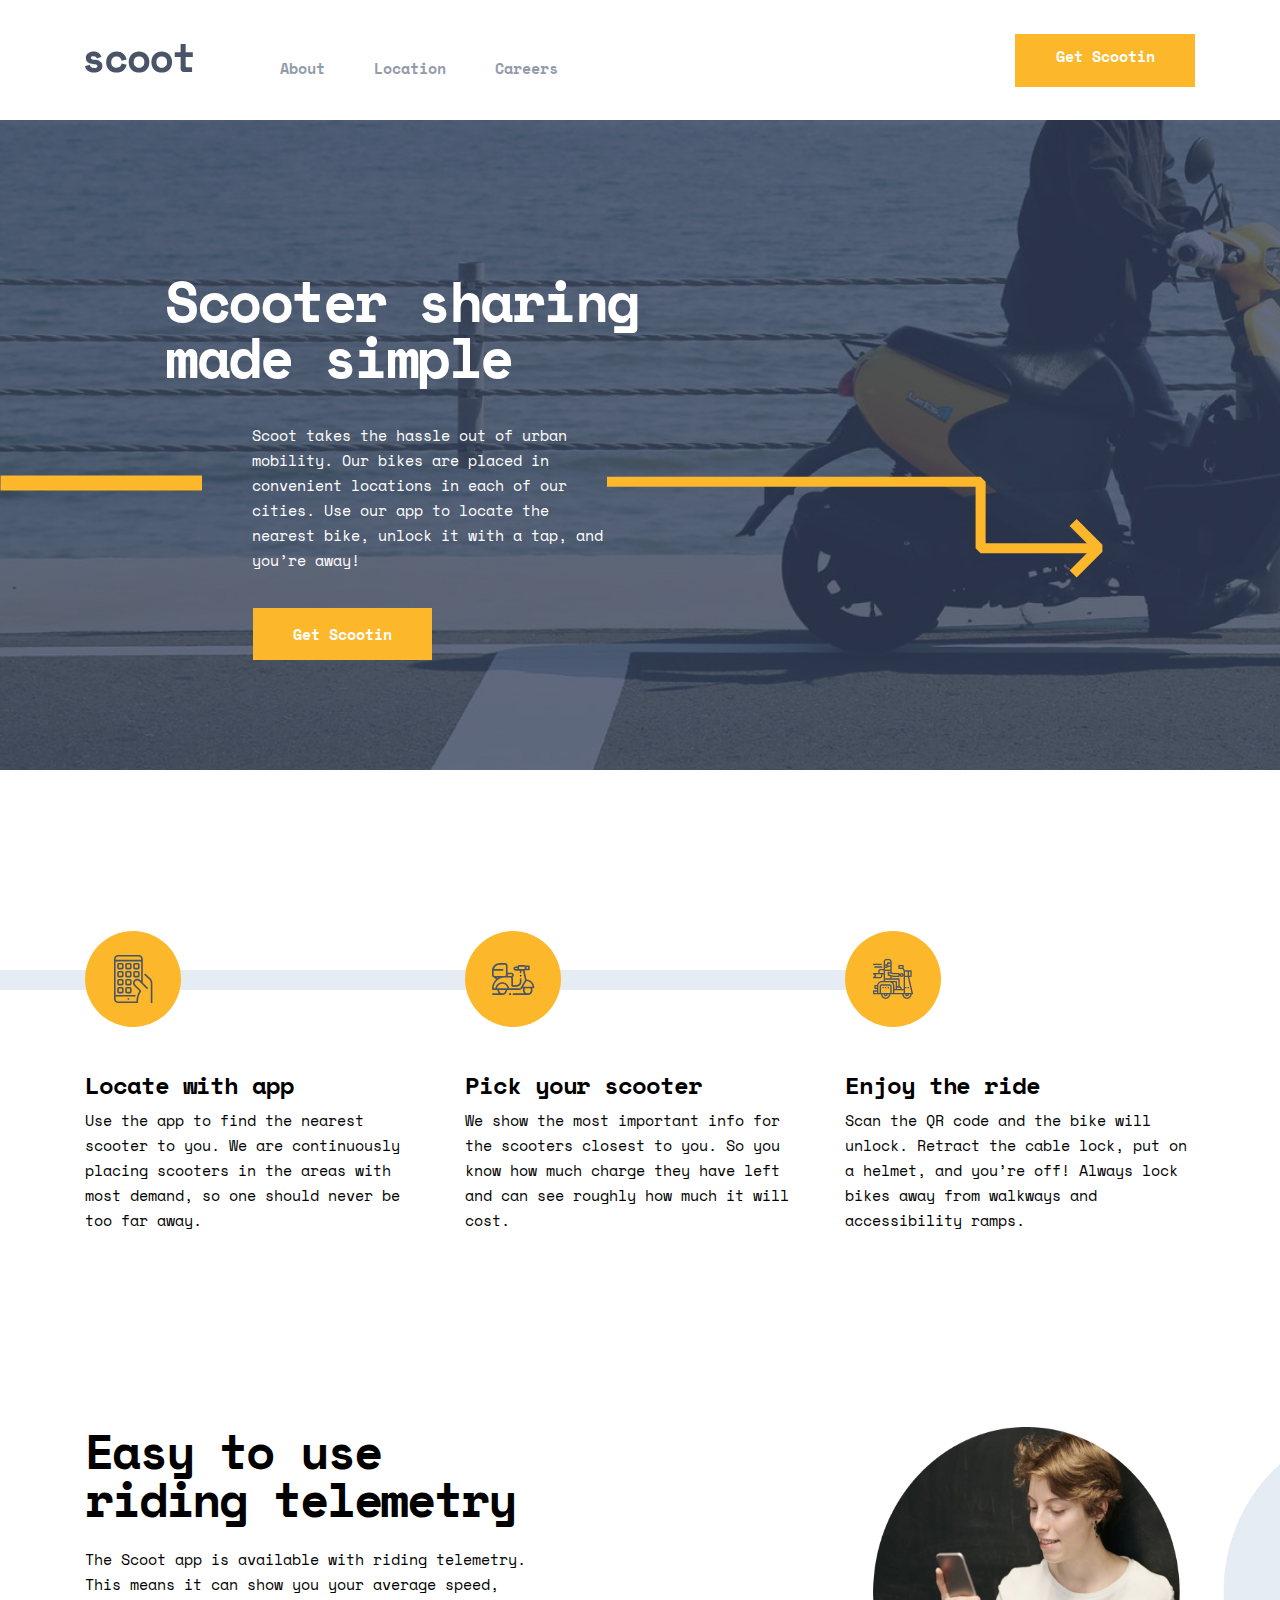
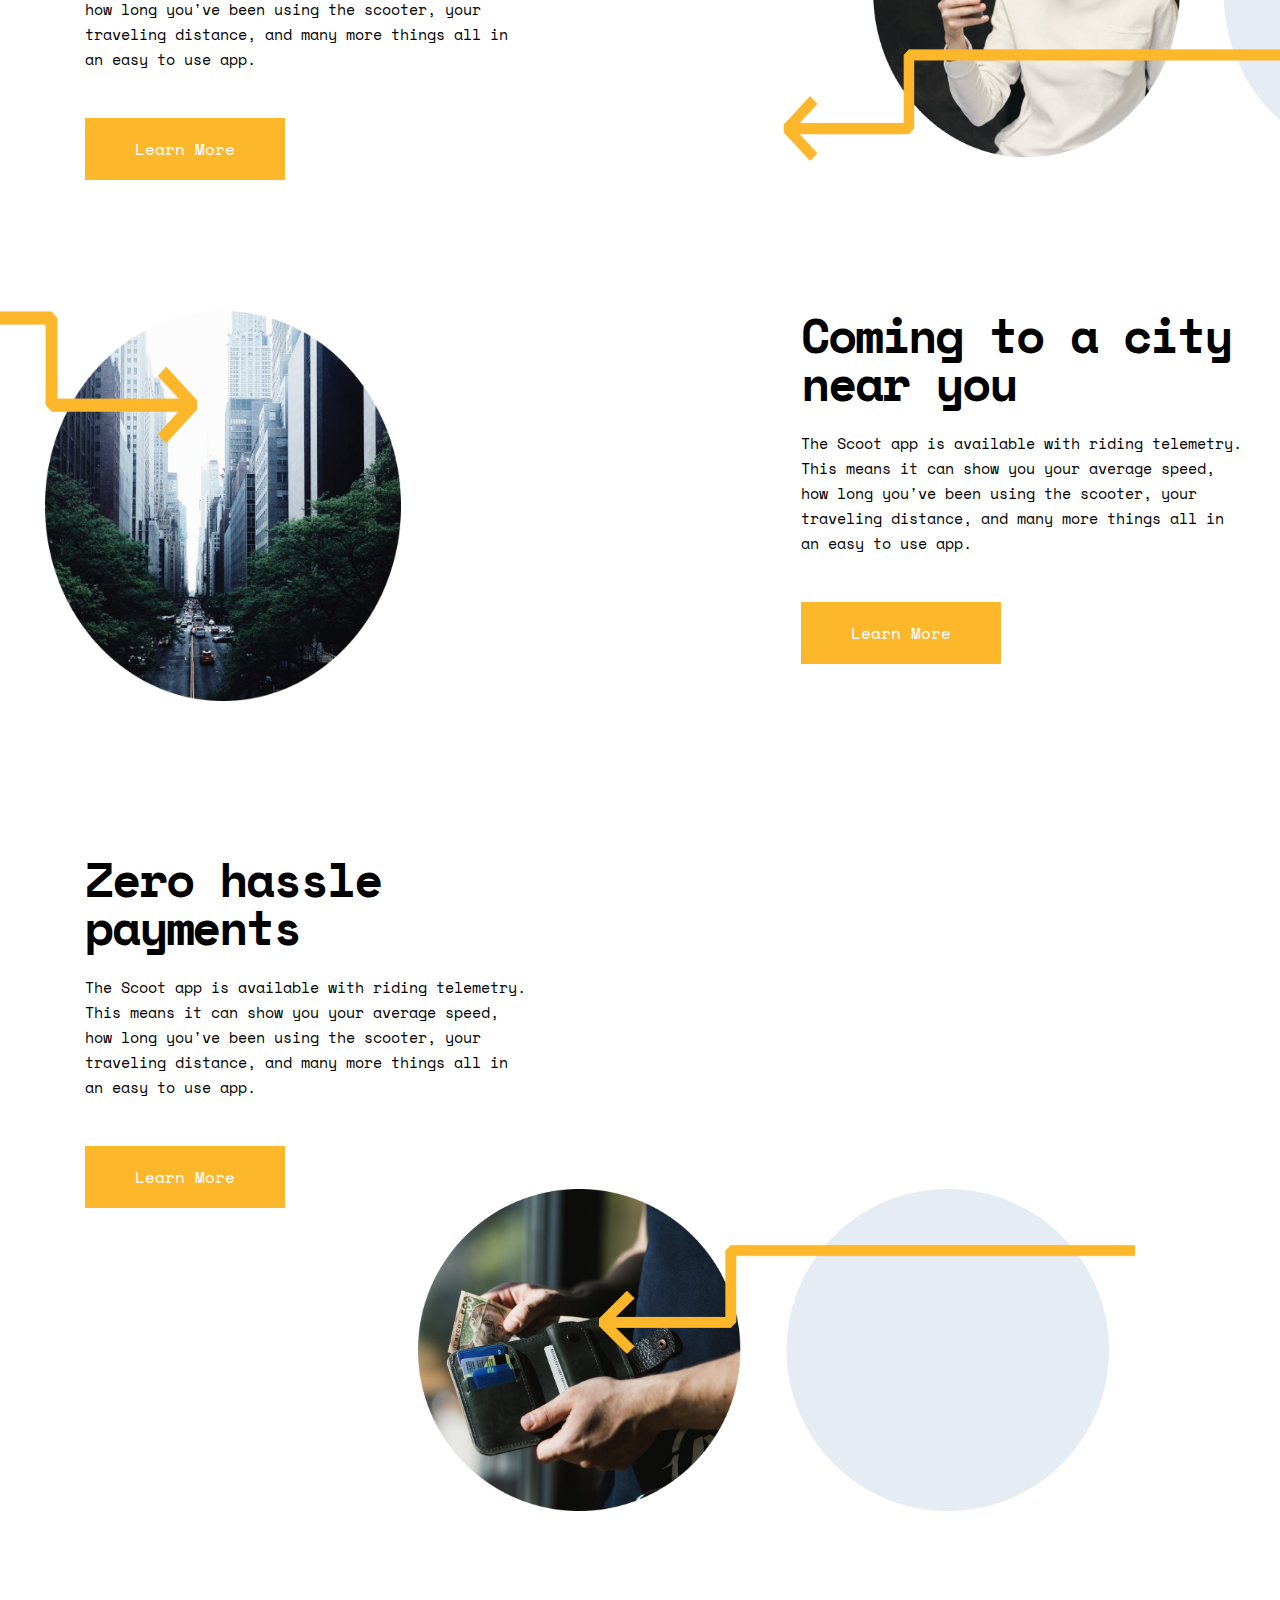
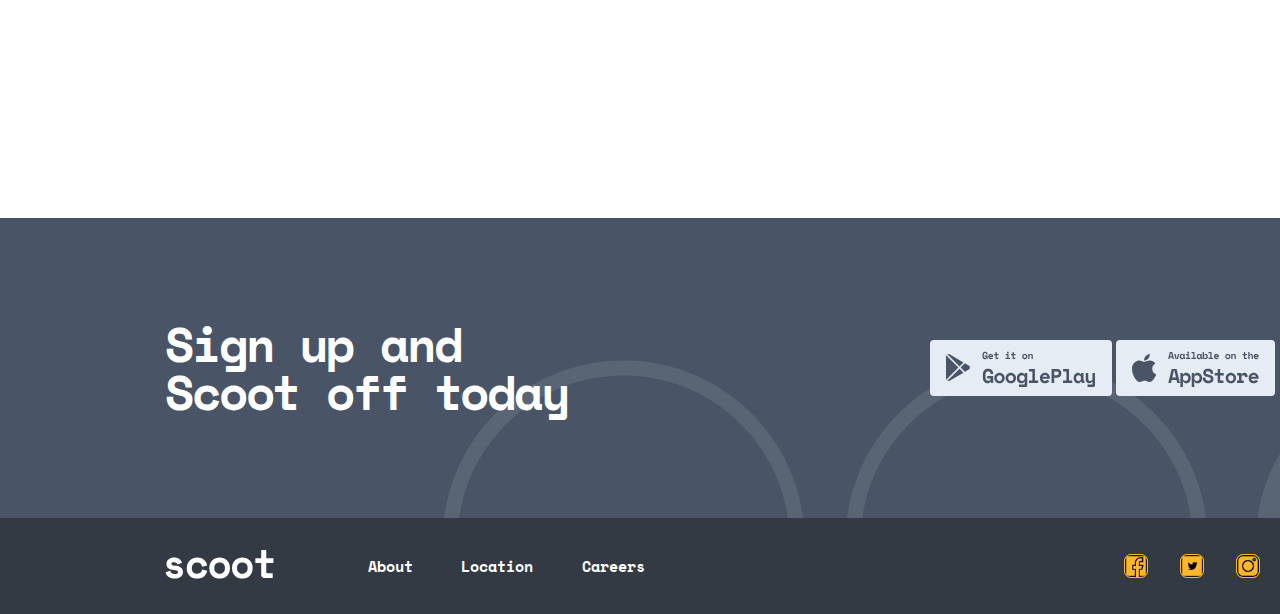
<file: index.html>
<!DOCTYPE html>
<html lang="en">
  <head>
    <meta charset="UTF-8" />
    <meta http-equiv="X-UA-Compatible" content="IE=edge" />
    <meta name="viewport" content="width=device-width, initial-scale=1.0" />
    <!-- cdnjs-link -->
    <link rel="stylesheet" href="https://cdnjs.cloudflare.com/ajax/libs/font-awesome/6.1.2/css/all.min.css"
      integrity="sha512-1sCRPdkRXhBV2PBLUdRb4tMg1w2YPf37qatUFeS7zlBy7jJI8Lf4VHwWfZZfpXtYSLy85pkm9GaYVYMfw5BC1A=="
      crossorigin="anonymous" referrerpolicy="no-referrer" />
    <!-- font -Space mono -->
    <link rel="preconnect" href="https://fonts.googleapis.com" />
    <link rel="preconnect" href="https://fonts.gstatic.com" crossorigin />
    <link
      href="https://fonts.googleapis.com/css2?family=Space+Mono:wght@700&display=swap"
      rel="stylesheet"
      
    />
      <!-- bootstrap css -->
        <link href="https://cdn.jsdelivr.net/npm/bootstrap@5.2.0/dist/css/bootstrap.min.css" rel="stylesheet"
            integrity="sha384-gH2yIJqKdNHPEq0n4Mqa/HGKIhSkIHeL5AyhkYV8i59U5AR6csBvApHHNl/vI1Bx" crossorigin="anonymous">
        <script src="https://cdn.jsdelivr.net/npm/bootstrap@5.2.0/dist/js/bootstrap.bundle.min.js"
            integrity="sha384-A3rJD856KowSb7dwlZdYEkO39Gagi7vIsF0jrRAoQmDKKtQBHUuLZ9AsSv4jD4Xa" crossorigin="anonymous">
        </script>
    <!-- style.css -->
    <link rel="stylesheet" href="./css/style.min.css" />
    <title>modul-2 imtixon</title>
  </head>

  <body>
    <!-- header-start -->
    <header class="header">
      <div class="logo__menu">
        <img src="./Group (1).png" alt="">
      </div>
      <div class="container">
        <nav class="nav1">
          <div class="nav1_logo"><img src="./images/logo.svg" alt="logo" /></div>
          <ul class="nav1__list">
            <li class="nav1__list-item">
              <a href="./index-about.html" class="nav1__list-item-link">About</a>
            </li>
            <li class="nav1__list-item">
              <a href="./location.html" class="nav1__list-item-link">Location</a>
            </li>
            <li class="nav1__list-item">
              <a href="./careers.html" class="nav1__list-item-link">Careers</a>
            </li>
          </ul>
          <a href="#" class="nav1__button">Get Scootin</a>
        </nav>
       
      </div>
    </header>
    <main>
      <section class="hero">
        <div class="container">
          <h1 class="hero__title">
            Scooter sharing <br />
            made simple
          </h1>
          <div class="hero__texts__img">
            <img
              src="./images/togri-chiziq.svg"
              width="202"
               class="hero__texts__img__card__img"
              height="20"
              alt="img"
            />
            <p class="hero__texts__img__text">
              Scoot takes the hassle out of urban mobility. Our bikes are placed
              in convenient locations in each of our cities. Use our app to
              locate the nearest bike, unlock it with a tap, and you’re away!
            </p>
            <img
              src="./images/left-strelka-2.svg"
              class="hero__texts__img__card__img"
              width="496"
              height="290"
              alt="img"
            />
          </div>
          <a href="#" class="hero__button">Get Scootin</a>
        </div>
      </section>
      <section class="section-1">
     
        <div class="container">
               <div class="liniya"></div>
          <div class="boxes">
            <div class="boxes__box1">
              <img src="./images/radio-1.svg" alt="img" />
             <div class="boxes__box1__texts1">
               <h3 class="boxes__box1__texts1__title">Locate with app</h3>
               <p class="boxes__box1__texts1__text">
                 Use the app to find the nearest scooter to you. We are
                 continuously placing scooters in the areas with most demand, so
                 one should never be too far away.
               </p>
             </div>
            </div>
            <div class="boxes__box2">
              <img src="./images/radio-2.svg" alt="img" />
             <div class="boxes__box2__texts2">
               <h3 class="boxes__box2__texts2__title">Pick your scooter</h3>
               <p class="boxes__box2__texts2__text">
                 We show the most important info for the scooters closest to you.
                 So you know how much charge they have left and can see roughly
                 how much it will cost.
               </p>
             </div>
            </div>
            <div class="boxes__box3">
              <img src="./images/radio-3.svg" alt="img" />
              <div class="boxes__box3__texts3">
                <h3 class="boxes__box3__texts3__title">Enjoy the ride</h3>
                <p class="boxes__box3__texts3__text">
                  Scan the QR code and the bike will unlock. Retract the cable
                  lock, put on a helmet, and you’re off! Always lock bikes away
                  from walkways and accessibility ramps.
                </p>
              </div>
            </div>
          </div>
        </div>
      </section>
      <section class="section-2">
        <div class="container">
            <div class="riding">
                <div class="riding__boxes">
                        <div class="riding__boxes__card1">
                                <h2 class="riding__boxes__card1__title">
                                        Easy to use 
                                        riding telemetry
                                </h2>
                                <p class="riding__boxes__card1__text">
                                    The Scoot app is available with riding telemetry. This means  it can show you your
                                    average speed, how long you've been  using the scooter, your traveling distance, and
                                    many more  things all in an easy to use app.
                                </p>
                                <a href="#" class="riding__boxes__card1__link">Learn More</a>

                        </div>
                         <div class="riding__boxes__card2">
                                <img src="./images/Group15.jpg" class="riding__boxes__card2__img" width="747" alt="img"
                                  srcset="./images/Group15.jpg 1x, ./images/Group15@2x.jpg 2x">
                                
                         </div>
                </div>
            </div>
        </div>
      </section>
      <section class="section-3">
          <div class="container">
               <div class="coming">
                      <div class="coming__cards">
                          <div class="coming__cards__card1">
                                  <img src="./images/Group14.jpg" class="coming__cards__card1__img" alt="img"
                                    srcset="./images/Group14.jpg 1x, ./images/Group14@2x.jpg 2x">
                          </div>
                           <div class="coming__cards__card2 ">
                                   <h2 class="coming__cards__card2__title">
                                     Coming to a city <br> near you
                                   </h2>
                                   <p class="coming__cards__card2__text">
                                     The Scoot app is available with riding telemetry. This means it can show you your
                                     average speed, how long you've been using the scooter, your traveling distance, and
                                     many more things all in an easy to use app.
                                   </p>
                                   <a href="#" class="coming__cards__card2__link">Learn More</a>

                           </div>
                      </div>
               </div>
          </div>
      </section>
      <section class="section-4">
                <div class="container">
                    <div class="zero">
                      <div class="zero__cards">
                        <div class="zero__cards__card1">
                                 <h2 class="zero__cards__card1__title">
                                  Zero hassle <br> payments
                                 </h2>
                                 <p class="zero__cards__card1__text">
                                   The Scoot app is available with riding telemetry. This means it can show you your
                                   average speed, how long you've been using the scooter, your traveling distance, and
                                   many more things all in an easy to use app.
                                 </p>
                                 <a href="#" class="zero__cards__card1__link">Learn More</a>
                        </div>
                        <div class="zero__cards__card2">
                              <img src="./images/Group18.jpg" class="zero__cards__card2__img" width="717" alt="img"
                                srcset="./images/Group18.jpg 1x, ./images/Group18@2x.jpg 2x">
                        </div>
                      </div>
                    </div>
                </div>
      </section>
      <section class="section-5">
            <div class="container">
              <div class="banner">
                <div class="banner__cards">
                  <div class="banner__cards__card1">
                          <h2 class="banner__cards__card1__title">Sign up and  <br> Scoot off today</h2>
                  </div>
                  <div class="banner__cards__card2">

                    <img src="./images/google-play.svg" class="banner__cards__card2__img1" alt="img">
                    <img src="./images/appstore.svg" class="banner__cards__card2__img2" alt="img">
                  </div>
                </div>
              </div>
            </div>
      </section>
    </main>
    <footer class="footer">
        <div class="container">
                <div class="foot">
                  <div class="foot__cards">
                    <div class="foot__cards__logo">
                      <img src="./images/logo-2.svg" alt="logo">
                    </div>
                    <ul class="foot__cards__list">
                      <li class="foot__cards__list__item"><a href="./index-about.html" class="foot__cards__list__item__link"> About</a></li>
                      <li class="foot__cards__list__item"><a href="./location.html" class="foot__cards__list__item__link">Location </a></li>
                      <li class="foot__cards__list__item"><a href="./careers.html" class="foot__cards__list__item__link">Careers</a></li>
                    </ul>
                    <div class="foot__cards__icons">  
                    <img src="./images/premium-icon-facebook-1236842.png" width="24" class="foot__cards__icons__img"
                      alt="img">
                      <img src="./images/premium-icon-twitter-665222.png" width="24" class="foot__cards__icons__img"
                        alt="img">
                        <img src="./images/free-icon-instagram-1077042.png" width="24" class="foot__cards__icons__img"
                          alt="img">
                    </div>
                        
                  </div>
                </div>
        </div>
    </footer>
  </body>
</html>
</file>
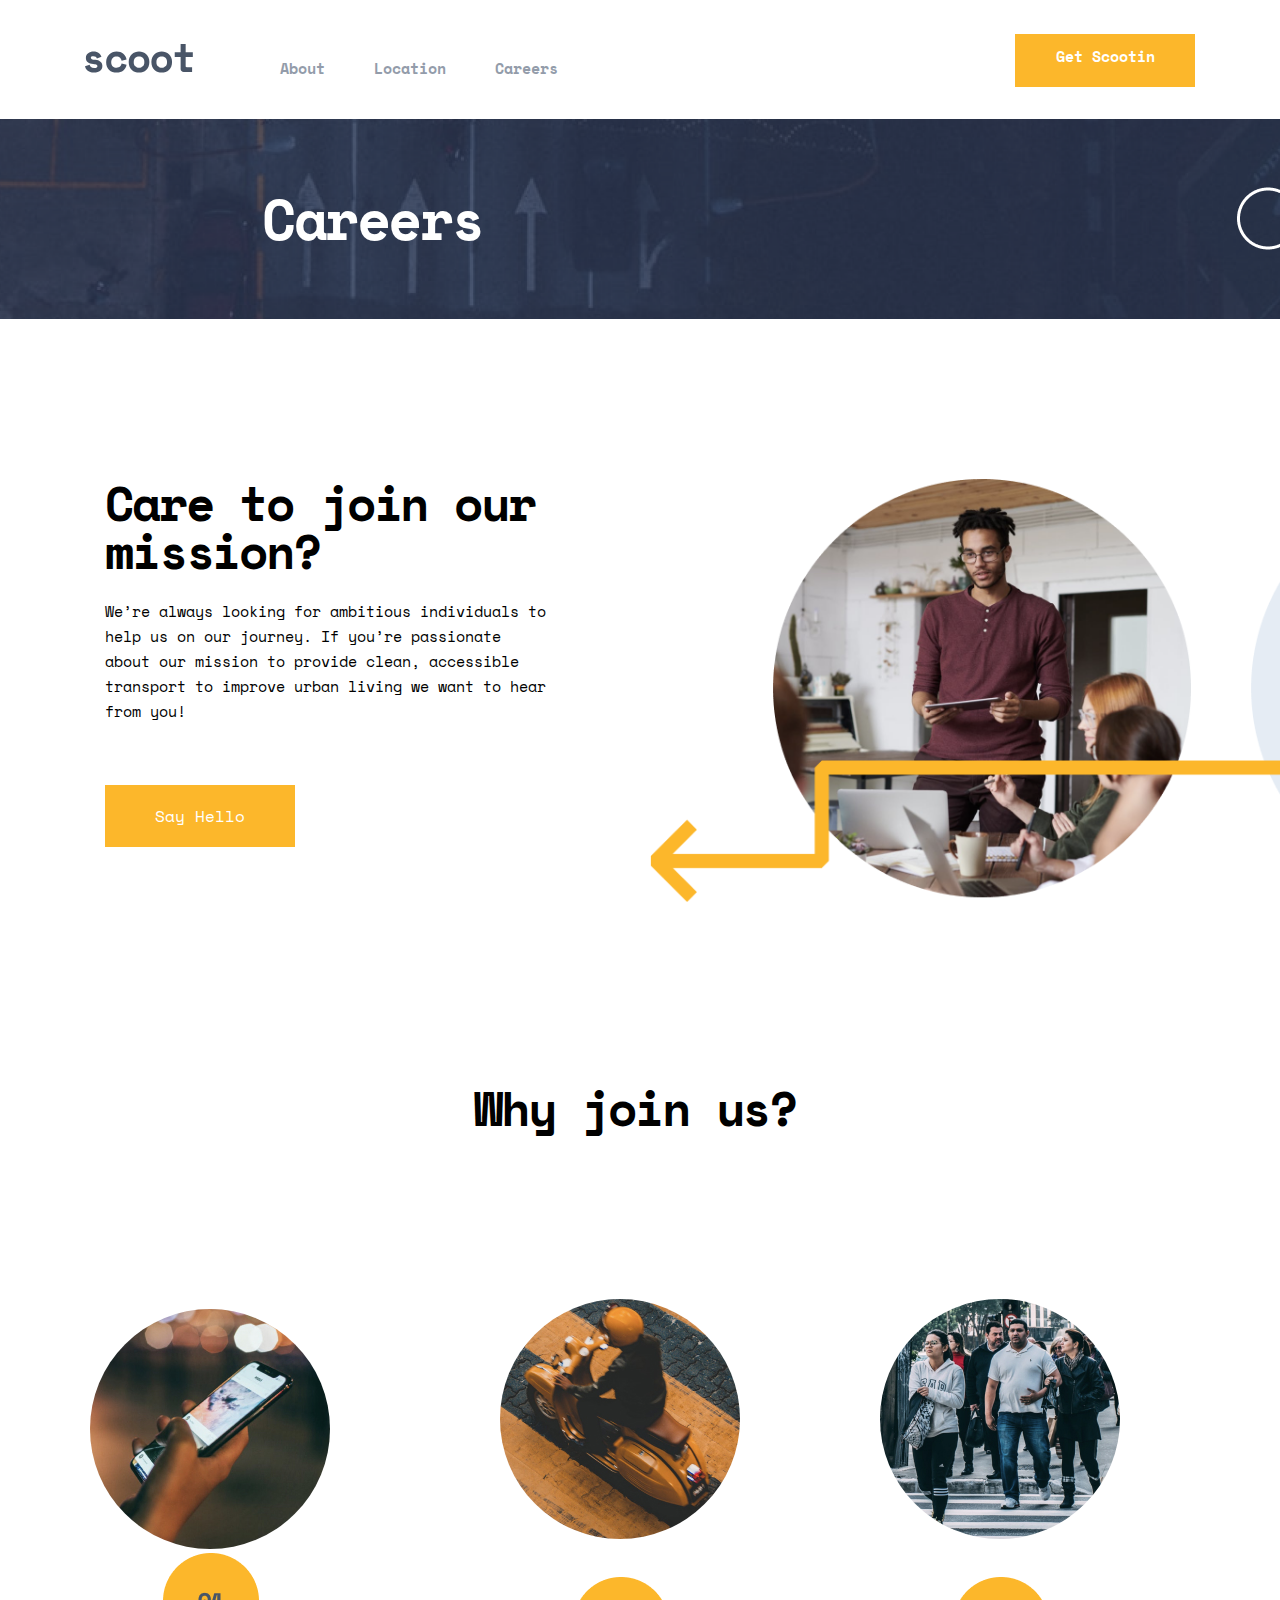
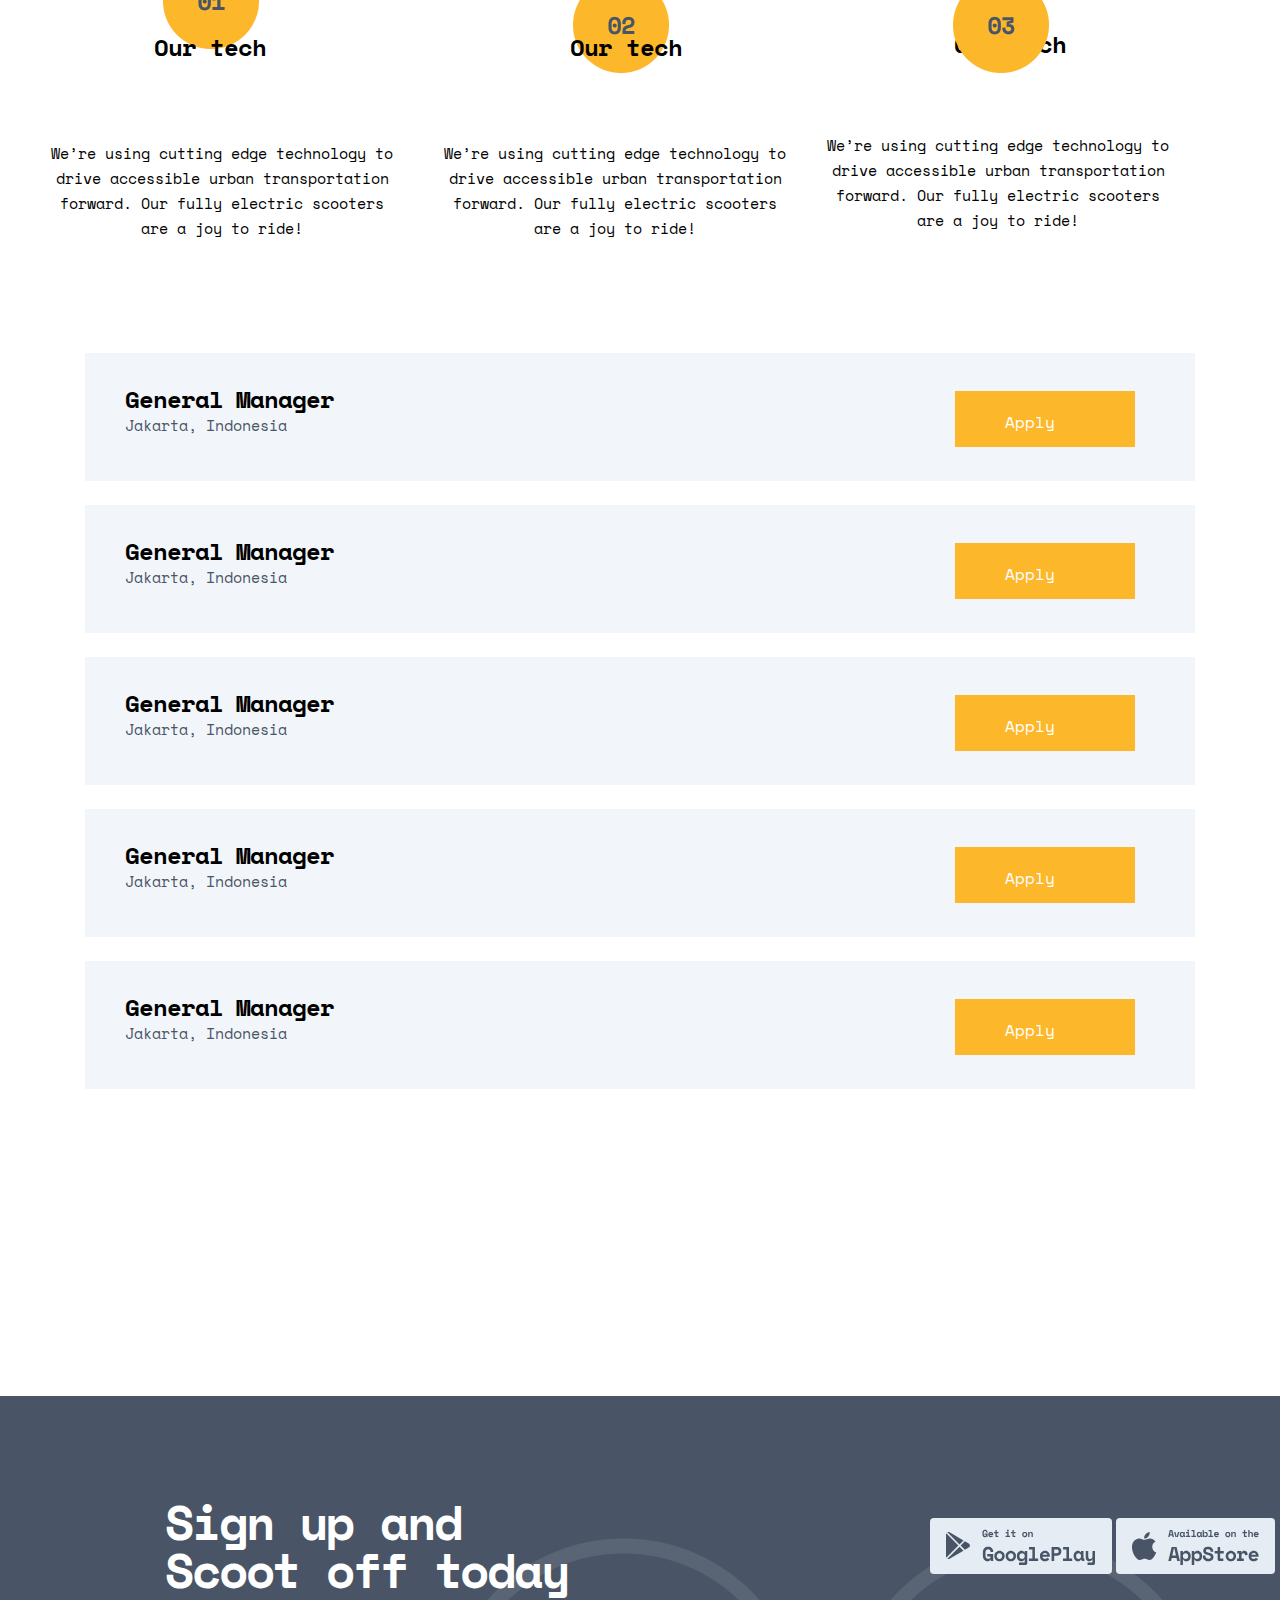
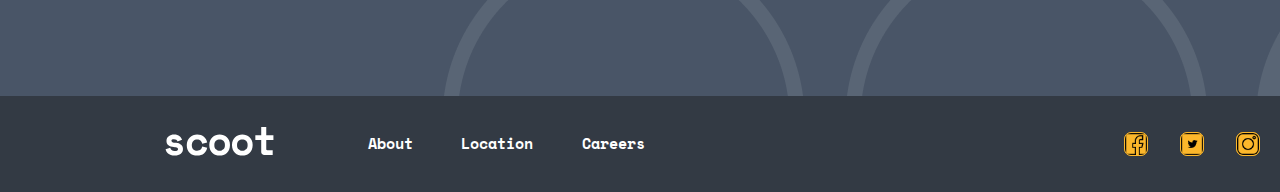
<file: careers.html>
<!DOCTYPE html>
<html lang="en">
<head>
    <meta charset="UTF-8">
    <meta http-equiv="X-UA-Compatible" content="IE=edge">
    <meta name="viewport" content="width=device-width, initial-scale=1.0">
    <!-- font -Space mono -->
    <link rel="preconnect" href="https://fonts.googleapis.com" />
    <link rel="preconnect" href="https://fonts.gstatic.com" crossorigin />
    <link href="https://fonts.googleapis.com/css2?family=Space+Mono:wght@700&display=swap" rel="stylesheet" />
    <!-- font space mono -->
       <!-- bootstrap css -->
       <link href="https://cdn.jsdelivr.net/npm/bootstrap@5.2.0/dist/css/bootstrap.min.css" rel="stylesheet"
           integrity="sha384-gH2yIJqKdNHPEq0n4Mqa/HGKIhSkIHeL5AyhkYV8i59U5AR6csBvApHHNl/vI1Bx" crossorigin="anonymous">
       <script src="https://cdn.jsdelivr.net/npm/bootstrap@5.2.0/dist/js/bootstrap.bundle.min.js"
           integrity="sha384-A3rJD856KowSb7dwlZdYEkO39Gagi7vIsF0jrRAoQmDKKtQBHUuLZ9AsSv4jD4Xa" crossorigin="anonymous">
       </script>
    <link rel="stylesheet" href="./css/style.min.css">
    <title>Careers</title>
</head>
<body>
    <!-- header-start -->
    <header class="header">
        <div class="container">
            <nav class="nav3">
                <div class="nav3_logo"><img src="./images/logo.svg" alt="logo" /></div>
                <ul class="nav3__list">
                    <li class="nav3__list-item">
                        <a href="./index-about.html" class="nav3__list-item-link">About</a>
                    </li>
                    <li class="nav3__list-item">
                        <a href="./location.html" class="nav3__list-item-link">Location</a>
                    </li>
                    <li class="nav3__list-item">
                        <a href="./careers.html" class="nav3__list-item-link">Careers</a>
                    </li>
                </ul>
                <a href="#" class="nav3__button card-btn">Get Scootin</a>
            </nav>
        </div>
    </header>
    <main>
         <section class="hero1card">
             <div class="container">
                 <div class="hero1card__cards">
                     <h2 class="hero1card__cards__title">
                      Careers
                     </h2>

                 </div>
             </div>
         </section>
          <section class="careers-page">
                    <div class="container">
                        <div class="carpage">
                                    <div class="carpage__cards">
                                          <div class="carpage__cards__card1">
                                                    <h1 class="carpage__cards__card1__title">
                                                        Care to join our mission?
                                                    </h1>
                                                    <p class="carpage__cards__card1__text">
                                                        We’re always looking for ambitious individuals to help us on our
                                                        journey. If you’re passionate about our mission to provide
                                                        clean, accessible transport to improve urban living we want to
                                                        hear from you!
                                                    </p>
                                                    <a href="#" class="carpage__cards__card1__link">Say Hello</a>
                                          </div>
                                           <div class="carpage__cards__card2">
                                                            <img src="./images/Group15(1).png"
                                                                class="carpage__cards__card2__img" width="696" alt="img"
                                                                srcset="./images/Group15(1).png 1x,
                                                                ./images/Group15(1)@2x.png 2x">
                                           </div>
                                    </div>
                        </div>
                    </div>
          </section>
             <!-- section-3 start -->
             <section class="section-3">
                 <div class="container">
                     <div class="value1">
                         <h2 class="value1__title">
                        Why join us?
                         </h2>
                         <div class="value1__cards">
                             <div class="value1__cards__card1">
                                 <img src="./images/Bitmap(7).jpg" class="value1__cards__card1__bigimg" alt="img">
                                 <img src="./images/Group31.png" class="value1__cards__card1__miniimg" alt="img">
                                 <h3 class="value1__cards__card1__title">
                                     Our tech
                                 </h3>
                                 <p class="value1__cards__card1__text">
                                     We’re using cutting edge technology to drive accessible urban transportation
                                     forward.
                                     Our fully electric scooters are a joy to ride!
                                 </p>
                             </div>
                             <div class="value1__cards__card2">
                                 <img src="./images/Bitmap(9).jpg" class="value1__cards__card2__bigimg" alt="img">
                                 <img src="./images/Group10.png" class="value1__cards__card2__miniimg" alt="img">
                                 <h3 class="value1__cards__card2__title">
                                     Our tech
                                 </h3>
                                 <p class="value1__cards__card2__text">
                                     We’re using cutting edge technology to drive accessible urban transportation
                                     forward.
                                     Our fully electric scooters are a joy to ride!
                                 </p>
                             </div>
                             <div class="value1__cards__card3">
                                 <img src="./images/Bitmap(10).jpg" class="value1__cards__card3__bigimg" alt="img">
                                 <img src="./images/Group30.png" class="value1__cards__card3__miniimg" alt="img">
                                 <h3 class="value1__cards__card3__title">
                                     Our tech
                                 </h3>
                                 <p class="value1__cards__card3__text">
                                     We’re using cutting edge technology to drive accessible urban transportation
                                     forward.
                                     Our fully electric scooters are a joy to ride!
                                 </p>
                             </div>
                         </div>
                     </div>
                 </div>
             </section>
             <section class="section-4">
                    <div class="container">
                        <div class="cards">
                            <div class="cards__card1">
                                <div class="cards__card1__box">
                                        <h3 class="cards__card1__box__title">
                                            General Manager
                                        </h3>
                                            <p class="cards__card1__box__text">
                                                Jakarta, Indonesia
                                            </p>
                                </div>
                                <a href="#" class="cards__card1__link">Apply</a>
                            </div>
                              <div class="cards__card1">
                                  <div class="cards__card1__box">
                                      <h3 class="cards__card1__box__title">
                                          General Manager
                                      </h3>
                                      <p class="cards__card1__box__text">
                                          Jakarta, Indonesia
                                      </p>
                                  </div>
                                  <a href="#" class="cards__card1__link">Apply</a>
                              </div>
                                <div class="cards__card1">
                                    <div class="cards__card1__box">
                                        <h3 class="cards__card1__box__title">
                                            General Manager
                                        </h3>
                                        <p class="cards__card1__box__text">
                                            Jakarta, Indonesia
                                        </p>
                                    </div>
                                    <a href="#" class="cards__card1__link">Apply</a>
                                </div>
                                  <div class="cards__card1">
                                      <div class="cards__card1__box">
                                          <h3 class="cards__card1__box__title">
                                              General Manager
                                          </h3>
                                          <p class="cards__card1__box__text">
                                              Jakarta, Indonesia
                                          </p>
                                      </div>
                                      <a href="#" class="cards__card1__link">Apply</a>
                                  </div>
                              
                                      <div class="cards__card1">
                                          <div class="cards__card1__box">
                                              <h3 class="cards__card1__box__title">
                                                  General Manager
                                              </h3>
                                              <p class="cards__card1__box__text">
                                                  Jakarta, Indonesia
                                              </p>
                                          </div>
                                          <a href="#" class="cards__card1__link">Apply</a>
                                      </div>
                               
                        </div>
                    </div>
             </section>
                      <!-- section-5 start -->
                      <section class="section-5">
                          <div class="container">
                              <div class="banner">
                                  <div class="banner__cards">
                                      <div class="banner__cards__card1">
                                          <h2 class="banner__cards__card1__title">Sign up and <br> Scoot off today</h2>
                                      </div>
                                      <div class="banner__cards__card2">

                                          <img src="./images/google-play.svg" class="banner__cards__card2__img1"
                                              alt="img">
                                          <img src="./images/appstore.svg" class="banner__cards__card2__img2" alt="img">
                                      </div>
                                  </div>
                              </div>
                          </div>
                      </section>
    </main>
     <!-- footer-start -->
     <footer class="footer">
         <div class="container">
             <div class="foot">
                 <div class="foot__cards">
                     <div class="foot__cards__logo">
                         <img src="./images/logo-2.svg" alt="logo">
                     </div>
                     <ul class="foot__cards__list">
                         <li class="foot__cards__list__item"><a href="./index-about.html" class="foot__cards__list__item__link">
                                 About</a></li>
                         <li class="foot__cards__list__item"><a href="./location.html" class="foot__cards__list__item__link">Location
                             </a></li>
                         <li class="foot__cards__list__item"><a href="./careers.html"
                                 class="foot__cards__list__item__link">Careers</a></li>
                     </ul>
                     <div class="foot__cards__icons">
                         <img src="./images/premium-icon-facebook-1236842.png" width="24"
                             class="foot__cards__icons__img" alt="img">
                         <img src="./images/premium-icon-twitter-665222.png" width="24" class="foot__cards__icons__img"
                             alt="img">
                         <img src="./images/free-icon-instagram-1077042.png" width="24" class="foot__cards__icons__img"
                             alt="img">
                     </div>

                 </div>
             </div>
         </div>
     </footer>
</body>
</html>
</file>
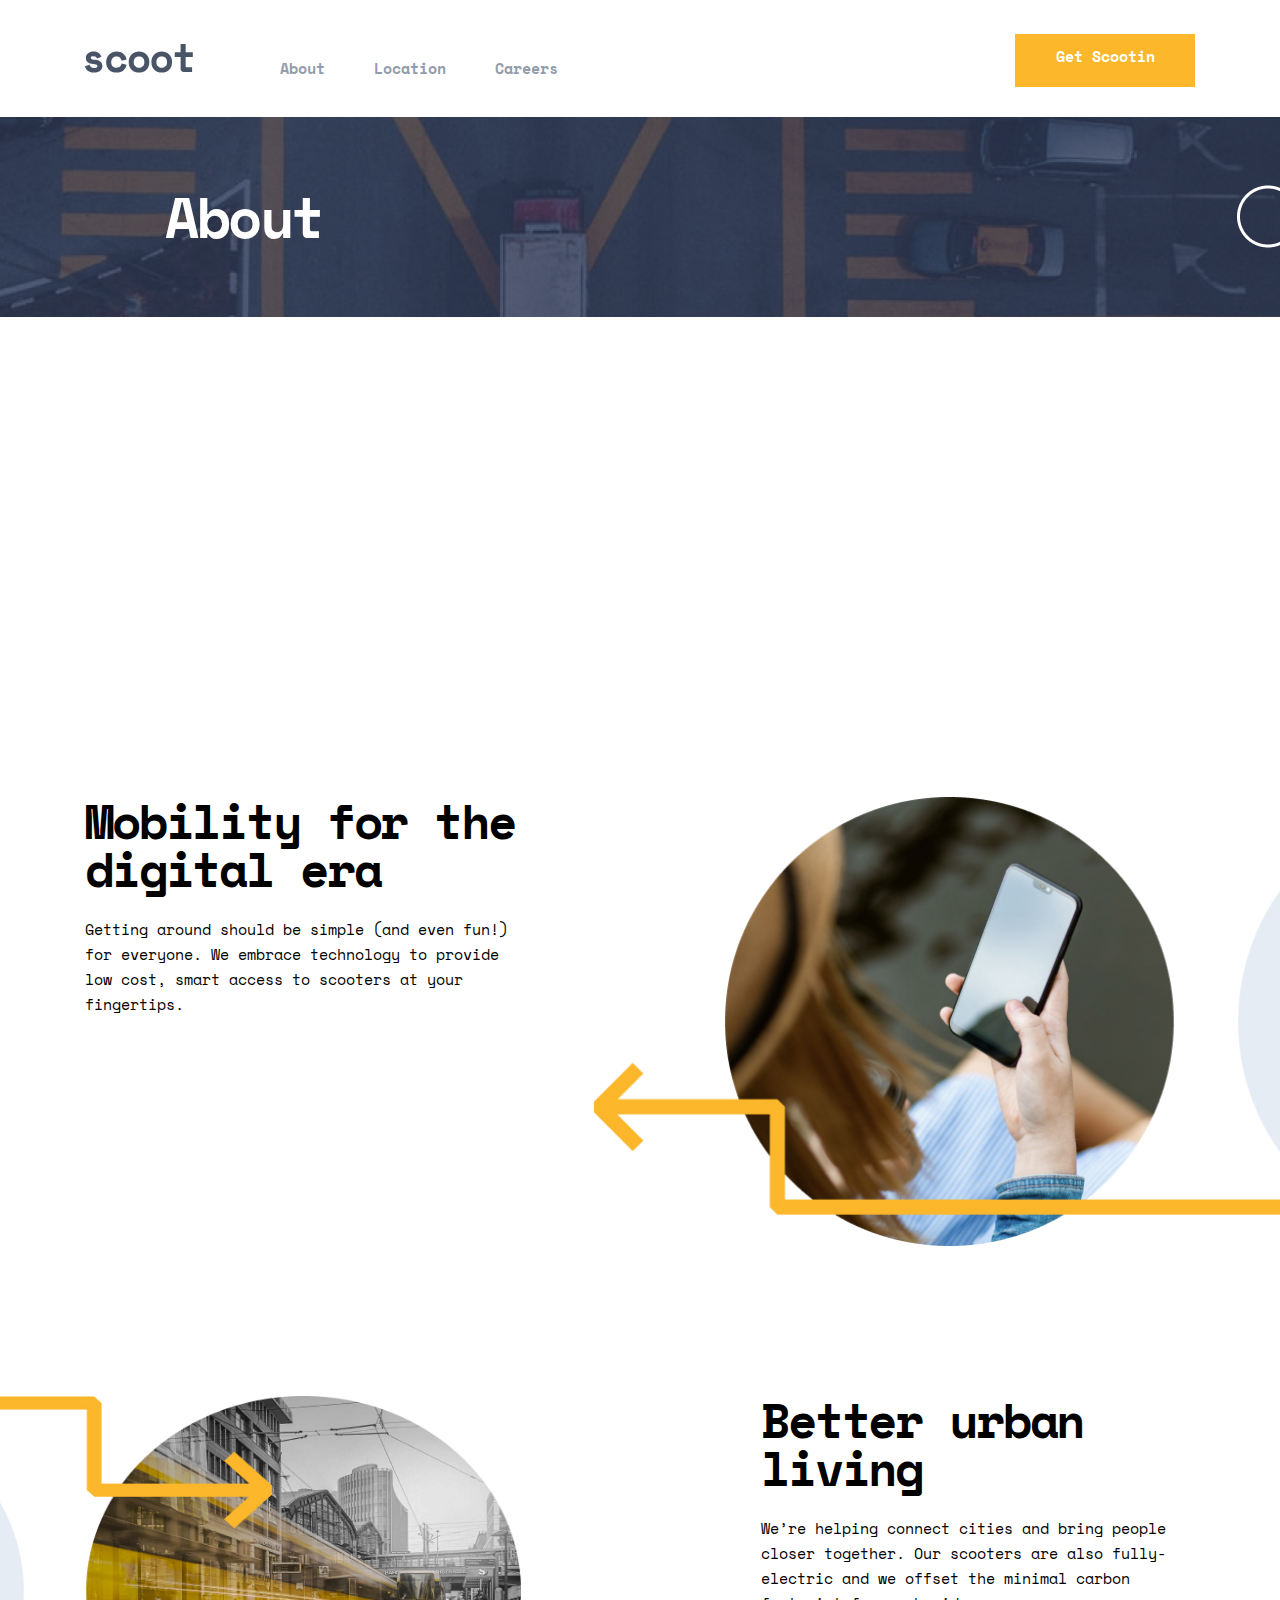
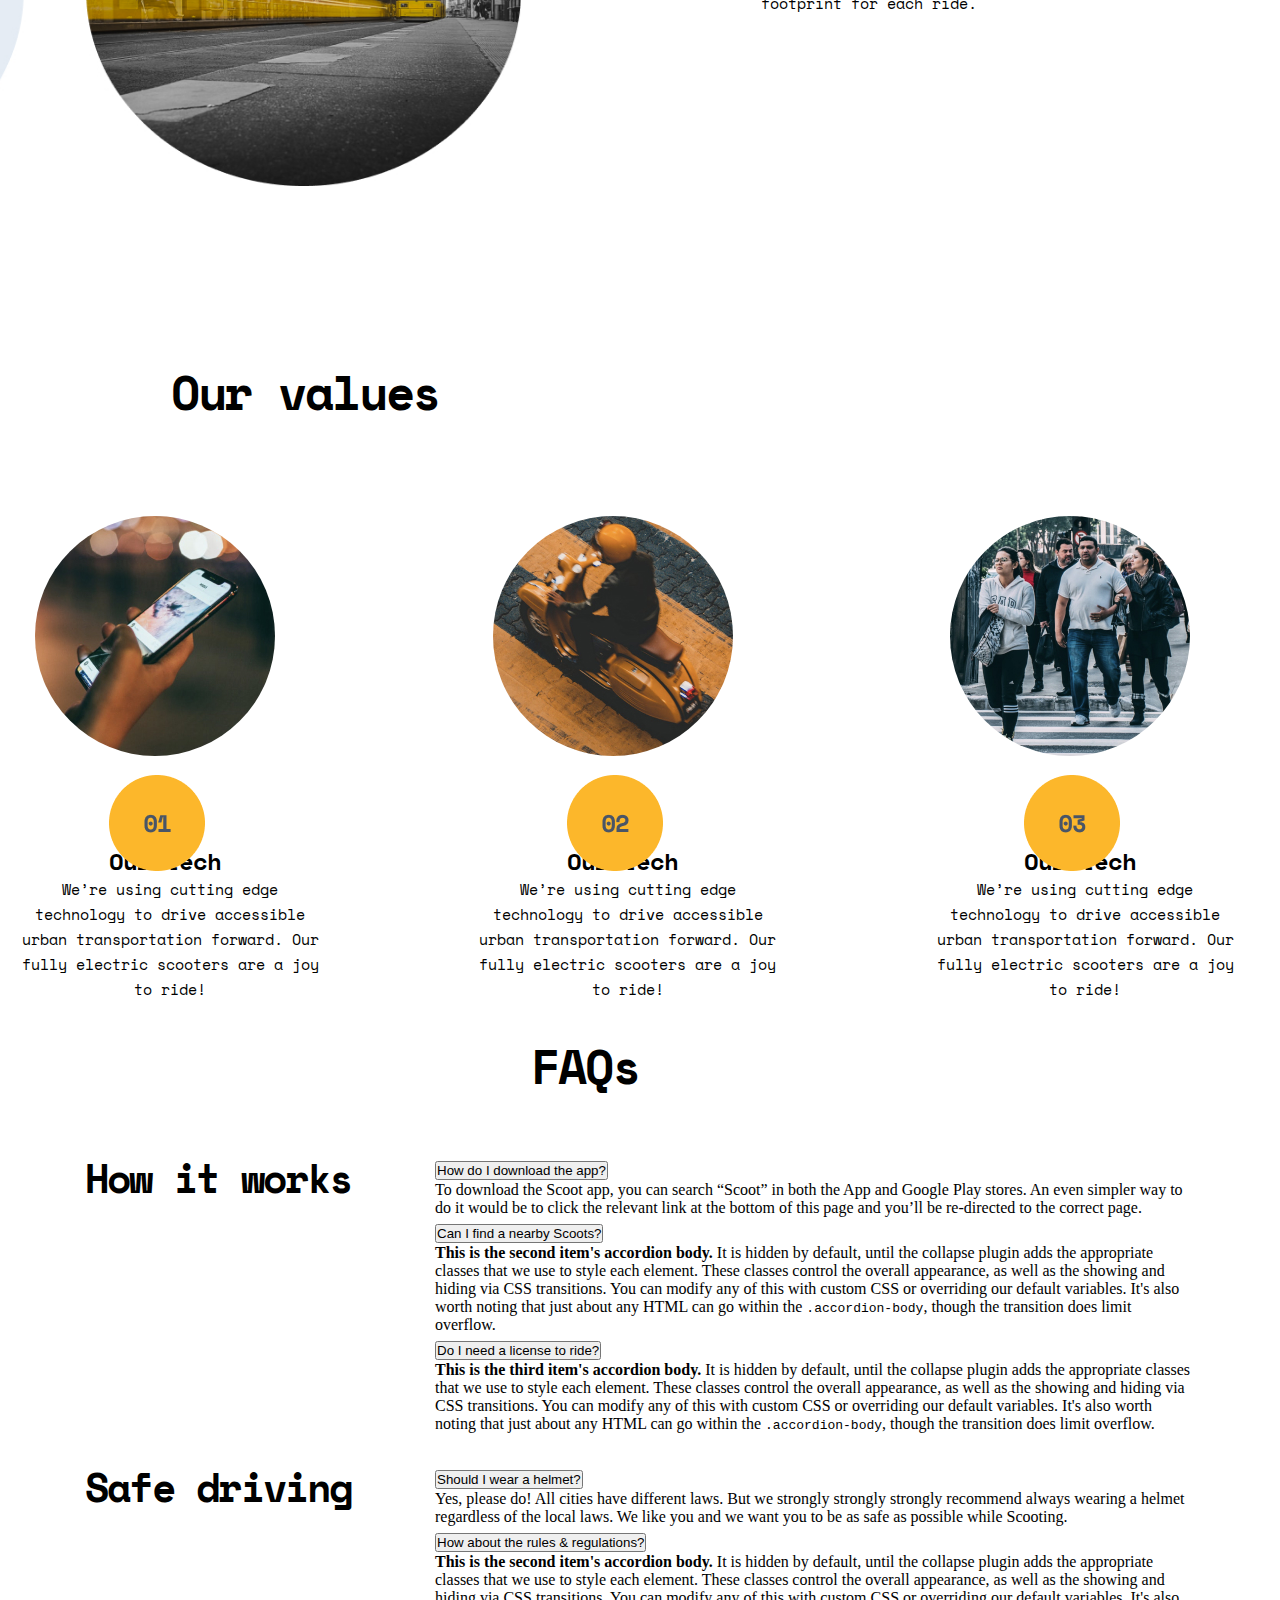
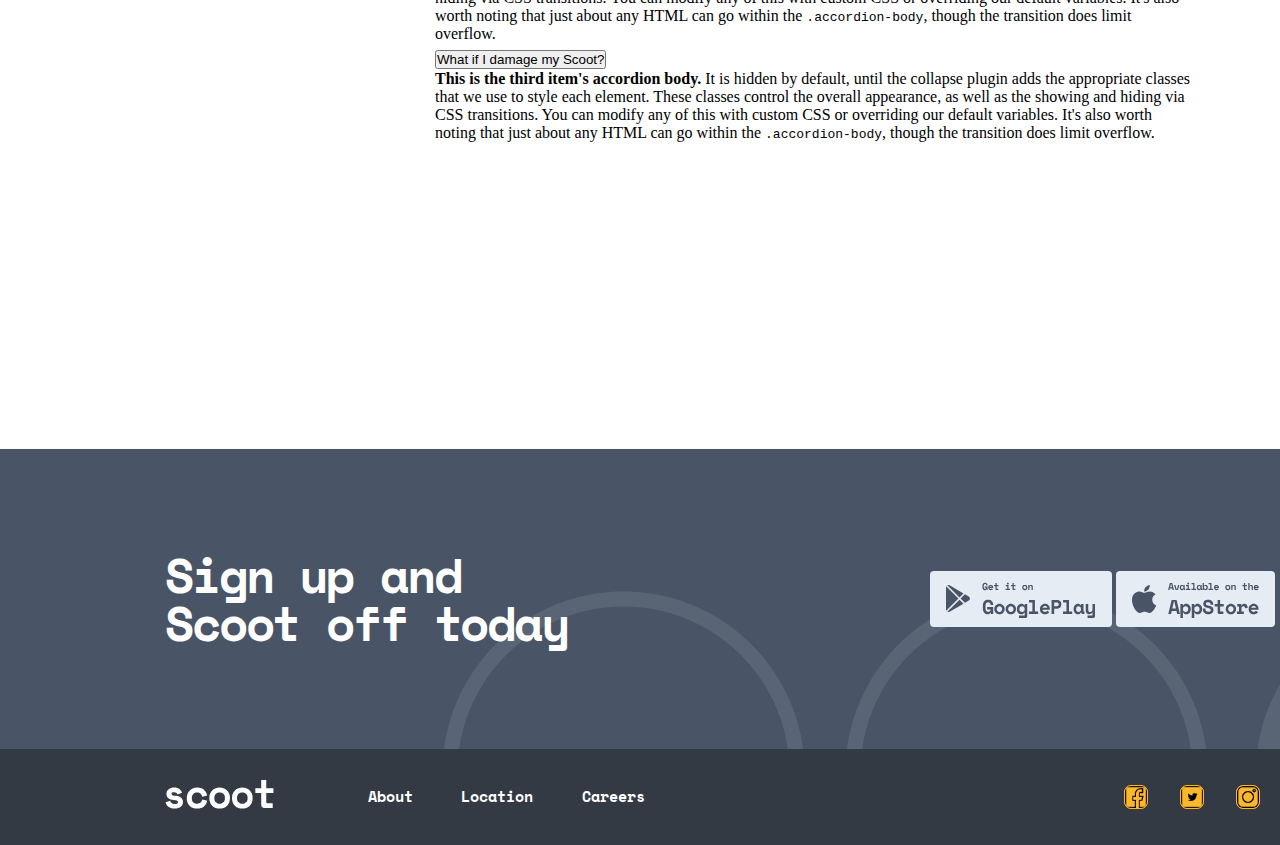
<file: index-about.html>
<!DOCTYPE html>
<html lang="en">
<head>
    <meta charset="UTF-8">
    <meta http-equiv="X-UA-Compatible" content="IE=edge">
    <meta name="viewport" content="width=], initial-scale=1.0">

        <!-- font -Space mono -->
        <link rel="preconnect" href="https://fonts.googleapis.com" />
        <link rel="preconnect" href="https://fonts.gstatic.com" crossorigin />
        <link href="https://fonts.googleapis.com/css2?family=Space+Mono:wght@700&display=swap" rel="stylesheet" />
        <!-- bootstrap css -->
        <link href="https://cdn.jsdelivr.net/npm/bootstrap@5.2.0/dist/css/bootstrap.min.css" rel="stylesheet"
            integrity="sha384-gH2yIJqKdNHPEq0n4Mqa/HGKIhSkIHeL5AyhkYV8i59U5AR6csBvApHHNl/vI1Bx" crossorigin="anonymous">
        <script src="https://cdn.jsdelivr.net/npm/bootstrap@5.2.0/dist/js/bootstrap.bundle.min.js"
            integrity="sha384-A3rJD856KowSb7dwlZdYEkO39Gagi7vIsF0jrRAoQmDKKtQBHUuLZ9AsSv4jD4Xa" crossorigin="anonymous">
        </script>
    <link rel="stylesheet" href="./css/style.min.css">
    <title>About us</title>
</head>
<body>
     <!-- header-start -->
     <header class="header">
         <div class="container">
             <nav class="nav2">
                 <div class="nav2_logo"><img src="./images/logo.svg" alt="logo" /></div>
                 <ul class="nav2__list">
                     <li class="nav2__list-item">
                         <a href="./index-about.html" class="nav2__list-item-link">About</a>
                     </li>
                     <li class="nav2__list-item">
                         <a href="./location.html" class="nav2__list-item-link">Location</a>
                     </li>
                     <li class="nav2__list-item">
                         <a href="./careers.html" class="nav2__list-item-link">Careers</a>
                     </li>
                 </ul>
                 <a href="#" class="nav2__button">Get Scootin</a>
             </nav>
         </div>
     </header>
     <!-- main start -->
     <main>
        <section class="hero1">
            <div class="container">
                <div class="hero1__cards">
                    <h2 class="hero1__cards__title">
                        About
                    </h2>
                
                </div>
            </div>
        </section>
         <!-- section-1 start -->
        <section class="section-1">
            <div class="container">
                <div class="riding1">
                    <div class="riding1__boxes">
                        <div class="riding1__boxes__card1">
                            <h2 class="riding1__boxes__card1__title">
                               Mobility for the digital era
                            </h2>
                            <p class="riding1__boxes__card1__text">
                              Getting around should be simple (and even fun!) for everyone. We embrace technology to
                              provide low cost, smart access to scooters at your fingertips.
                            </p>
                          

                        </div>
                        <div class="riding1__boxes__card2">
                            <img src="./images/Group15(5).jpg" class="riding__boxes__card2__img" width="747" alt="img"
                                srcset="./images/Group15(5).jpg 1x, ./images/Group15(5)@2x.jpg 2x">

                        </div>
                    </div>
                </div>
            </div>
        </section>
        <!-- section-2 start -->
        <section class="section-2">
            <div class="container">
                <div class="coming1">
                    <div class="coming1__cards">
                        <div class="coming1__cards__card1">
                            <img src="./images/Group14(3).jpg" class="coming1__cards__card1__img" width="496"
                                height="530" alt="img" srcset="./images/Group14(3).jpg 1x, ./images/Group14(3)@2x.jpg 2x">
                        </div>
                        <div class="coming1__cards__card2 ">
                            <h2 class="coming1__cards__card2__title">
                               Better urban living
                            </h2>
                            <p class="coming1__cards__card2__text">
                               We’re helping connect cities and bring people closer together. Our scooters are also
                               fully-electric and we offset the minimal carbon footprint for each ride.
                            </p>
                            

                        </div>
                    </div>
                </div>
            </div>
        </section>
         <!-- section-3 start -->
        <section class="section-3">
            <div class="container">
                <div class="value">
                    <h2 class="value__title">
                        Our values
                    </h2>
                    <div class="value__cards">
                        <div class="value__cards__card1">
                            <img src="./images/Bitmap(7).jpg" class="value__cards__card1__bigimg" alt="img">
                            <img src="./images/Group31.png" class="value__cards__card1__miniimg" alt="img">
                            <h3 class="value__cards__card1__title">
                                Our tech
                            </h3>
                            <p class="value__cards__card1__text">
                                We’re using cutting edge technology to drive accessible urban transportation forward.
                                Our fully electric scooters are a joy to ride!
                            </p>
                        </div>
                        <div class="value__cards__card2">
                            <img src="./images/Bitmap(9).jpg" class="value__cards__card2__bigimg" alt="img">
                            <img src="./images/Group10.png" class="value__cards__card2__miniimg" alt="img">
                            <h3 class="value__cards__card2__title">
                                Our tech
                            </h3>
                            <p class="value__cards__card2__text">
                                We’re using cutting edge technology to drive accessible urban transportation forward.
                                Our fully electric scooters are a joy to ride!
                            </p>
                        </div>
                        <div class="value__cards__card3">
                            <img src="./images/Bitmap(10).jpg" class="value__cards__card3__bigimg" alt="img">
                            <img src="./images/Group30.png" class="value__cards__card3__miniimg" alt="img">
                            <h3 class="value__cards__card3__title">
                                Our tech
                            </h3>
                            <p class="value__cards__card3__text">
                                We’re using cutting edge technology to drive accessible urban transportation forward.
                                Our fully electric scooters are a joy to ride!
                            </p>
                        </div>
                    </div>
                </div>
            </div>
        </section>
         <!-- section-4 start -->
        <section class="section-4">
                <div class="container">
                    <div class="faqs">
                        <div class="faqs__title">
                            FAQs
                        </div>
                        <div class="faqs__cards1">
                                    <div class="faqs__cards1__card1">
                                            <div class="faqs__cards1__card1__title">
                                                How it works
                                            </div>
                                    </div>
                                <div class="faqs__cards__card2">
                                      <div class="accordion" id="accordionExample">
                                          <div class="accordion-item">
                                              <h2 class="accordion-header" id="headingOne">
                                                  <button class="accordion-button" type="button"
                                                      data-bs-toggle="collapse" data-bs-target="#collapseOne"
                                                      aria-expanded="true" aria-controls="collapseOne">
                                                      How do I download the app?
                                                  </button>
                                              </h2>
                                              <div id="collapseOne" class="accordion-collapse collapse show"
                                                  aria-labelledby="headingOne" data-bs-parent="#accordionExample">
                                                  <div class="accordion-body">
                                                      To download the Scoot app, you can search “Scoot” in both the App
                                                      and
                                                      Google Play stores. An even simpler way to do it would be to click
                                                      the
                                                      relevant link at the bottom of this page and you’ll be re-directed
                                                      to the
                                                      correct page.
                                                  </div>
                                              </div>
                                          </div>
                                          <div class="accordion-item">
                                              <h2 class="accordion-header" id="headingTwo">
                                                  <button class="accordion-button collapsed" type="button"
                                                      data-bs-toggle="collapse" data-bs-target="#collapseTwo"
                                                      aria-expanded="false" aria-controls="collapseTwo">
                                                      Can I find a nearby Scoots?
                                                  </button>
                                              </h2>
                                              <div id="collapseTwo" class="accordion-collapse collapse"
                                                  aria-labelledby="headingTwo" data-bs-parent="#accordionExample">
                                                  <div class="accordion-body">
                                                      <strong>This is the second item's accordion body.</strong> It is
                                                      hidden by default, until the collapse plugin adds the appropriate
                                                      classes that we use to style each element. These classes control
                                                      the
                                                      overall appearance, as well as the showing and hiding via CSS
                                                      transitions. You can modify any of this with custom CSS or
                                                      overriding
                                                      our default variables. It's also worth noting that just about any
                                                      HTML
                                                      can go within the <code>.accordion-body</code>, though the
                                                      transition
                                                      does limit overflow.
                                                  </div>
                                              </div>
                                          </div>
                                          <div class="accordion-item">
                                              <h2 class="accordion-header" id="headingThree">
                                                  <button class="accordion-button collapsed" type="button"
                                                      data-bs-toggle="collapse" data-bs-target="#collapseThree"
                                                      aria-expanded="false" aria-controls="collapseThree">
                                                      Do I need a license to ride?
                                                  </button>
                                              </h2>
                                              <div id="collapseThree" class="accordion-collapse collapse"
                                                  aria-labelledby="headingThree" data-bs-parent="#accordionExample">
                                                  <div class="accordion-body">
                                                      <strong>This is the third item's accordion body.</strong> It is
                                                      hidden
                                                      by default, until the collapse plugin adds the appropriate classes
                                                      that we use to style each element. These classes control the
                                                      overall
                                                      appearance, as well as the showing and hiding via CSS transitions.
                                                      You
                                                      can modify any of this with custom CSS or overriding our default
                                                      variables. It's also worth noting that just about any HTML can go
                                                      within the <code>.accordion-body</code>, though the transition
                                                      does
                                                      limit overflow.
                                                  </div>
                                              </div>
                                          </div>
                                      </div>
                                </div>
                        </div>
                        <div class="faqs__cards2">
                                     <div class="faqs__cards2__card1">
                                                <div class="faqs__cards2__card1__title">
                                                            Safe driving
                                                </div>
                                     </div>
                                     <div class="faqs__cards__card2">
                                         <div class="accordion" id="accordionPanelsStayOpenExample">
                                             <div class="accordion-item">
                                                 <h2 class="accordion-header" id="panelsStayOpen-headingOne">
                                                     <button class="accordion-button" type="button"
                                                         data-bs-toggle="collapse"
                                                         data-bs-target="#panelsStayOpen-collapseOne"
                                                         aria-expanded="true"
                                                         aria-controls="panelsStayOpen-collapseOne">
                                                         Should I wear a helmet?
                                                     </button>
                                                 </h2>
                                                 <div id="panelsStayOpen-collapseOne"
                                                     class="accordion-collapse collapse show"
                                                     aria-labelledby="panelsStayOpen-headingOne">
                                                     <div class="accordion-body">
                                                         Yes, please do! All cities have different laws. But we strongly
                                                         strongly strongly recommend always wearing a helmet regardless
                                                         of
                                                         the local laws. We like you and we want you to be as safe as
                                                         possible while Scooting.
                                                     </div>
                                                 </div>
                                             </div>
                                             <div class="accordion-item">
                                                 <h2 class="accordion-header" id="panelsStayOpen-headingTwo">
                                                     <button class="accordion-button collapsed" type="button"
                                                         data-bs-toggle="collapse"
                                                         data-bs-target="#panelsStayOpen-collapseTwo"
                                                         aria-expanded="false"
                                                         aria-controls="panelsStayOpen-collapseTwo">
                                                         How about the rules & regulations?
                                                     </button>
                                                 </h2>
                                                 <div id="panelsStayOpen-collapseTwo"
                                                     class="accordion-collapse collapse"
                                                     aria-labelledby="panelsStayOpen-headingTwo">
                                                     <div class="accordion-body">
                                                         <strong>This is the second item's accordion body.</strong> It
                                                         is
                                                         hidden by default, until the collapse plugin adds the
                                                         appropriate
                                                         classes that we use to style each element. These classes
                                                         control
                                                         the overall appearance, as well as the showing and hiding via
                                                         CSS
                                                         transitions. You can modify any of this with custom CSS or
                                                         overriding our default variables. It's also worth noting that
                                                         just
                                                         about any HTML can go within the <code>.accordion-body</code>,
                                                         though the transition does limit overflow.
                                                     </div>
                                                 </div>
                                             </div>
                                             <div class="accordion-item">
                                                 <h2 class="accordion-header" id="panelsStayOpen-headingThree">
                                                     <button class="accordion-button collapsed" type="button"
                                                         data-bs-toggle="collapse"
                                                         data-bs-target="#panelsStayOpen-collapseThree"
                                                         aria-expanded="false"
                                                         aria-controls="panelsStayOpen-collapseThree">
                                                         What if I damage my Scoot?
                                                     </button>
                                                 </h2>
                                                 <div id="panelsStayOpen-collapseThree"
                                                     class="accordion-collapse collapse"
                                                     aria-labelledby="panelsStayOpen-headingThree">
                                                     <div class="accordion-body">
                                                         <strong>This is the third item's accordion body.</strong> It is
                                                         hidden by default, until the collapse plugin adds the
                                                         appropriate
                                                         classes that we use to style each element. These classes
                                                         control
                                                         the overall appearance, as well as the showing and hiding via
                                                         CSS
                                                         transitions. You can modify any of this with custom CSS or
                                                         overriding our default variables. It's also worth noting that
                                                         just
                                                         about any HTML can go within the <code>.accordion-body</code>,
                                                         though the transition does limit overflow.
                                                     </div>
                                                 </div>
                                             </div>
                                         </div>
                                     </div>
                        </div>
                    </div>
                </div>
        </section>
         <!-- section-5 start -->
          <section class="section-5">
              <div class="container">
                  <div class="banner1">
                      <div class="banner1__cards">
                          <div class="banner1__cards__card1">
                              <h2 class="banner1__cards__card1__title">Sign up and <br> Scoot off today</h2>
                          </div>
                          <div class="banner1__cards__card2">

                              <img src="./images/google-play.svg" class="banner1__cards__card2__img1" alt="img">
                              <img src="./images/appstore.svg" class="banner1__cards__card2__img2" alt="img">
                          </div>
                      </div>
                  </div>
              </div>
          </section>
     </main>
     <!-- footer-start -->
      <footer class="footer">
          <div class="container">
              <div class="foot">
                  <div class="foot__cards">
                      <div class="foot__cards__logo">
                          <img src="./images/logo-2.svg" alt="logo">
                      </div>
                      <ul class="foot__cards__list">
                          <li class="foot__cards__list__item"><a href="./index-about.html" class="foot__cards__list__item__link">
                                  About</a></li>
                          <li class="foot__cards__list__item"><a href="./location.html" class="foot__cards__list__item__link">Location
                              </a></li>
                          <li class="foot__cards__list__item"><a href="./careers.html"
                                  class="foot__cards__list__item__link">Careers</a></li>
                      </ul>
                      <div class="foot__cards__icons">
                          <img src="./images/premium-icon-facebook-1236842.png" width="24"
                              class="foot__cards__icons__img" alt="img">
                          <img src="./images/premium-icon-twitter-665222.png" width="24" class="foot__cards__icons__img"
                              alt="img">
                          <img src="./images/free-icon-instagram-1077042.png" width="24" class="foot__cards__icons__img"
                              alt="img">
                      </div>

                  </div>
              </div>
          </div>
      </footer>
</body>
</html>
</file>
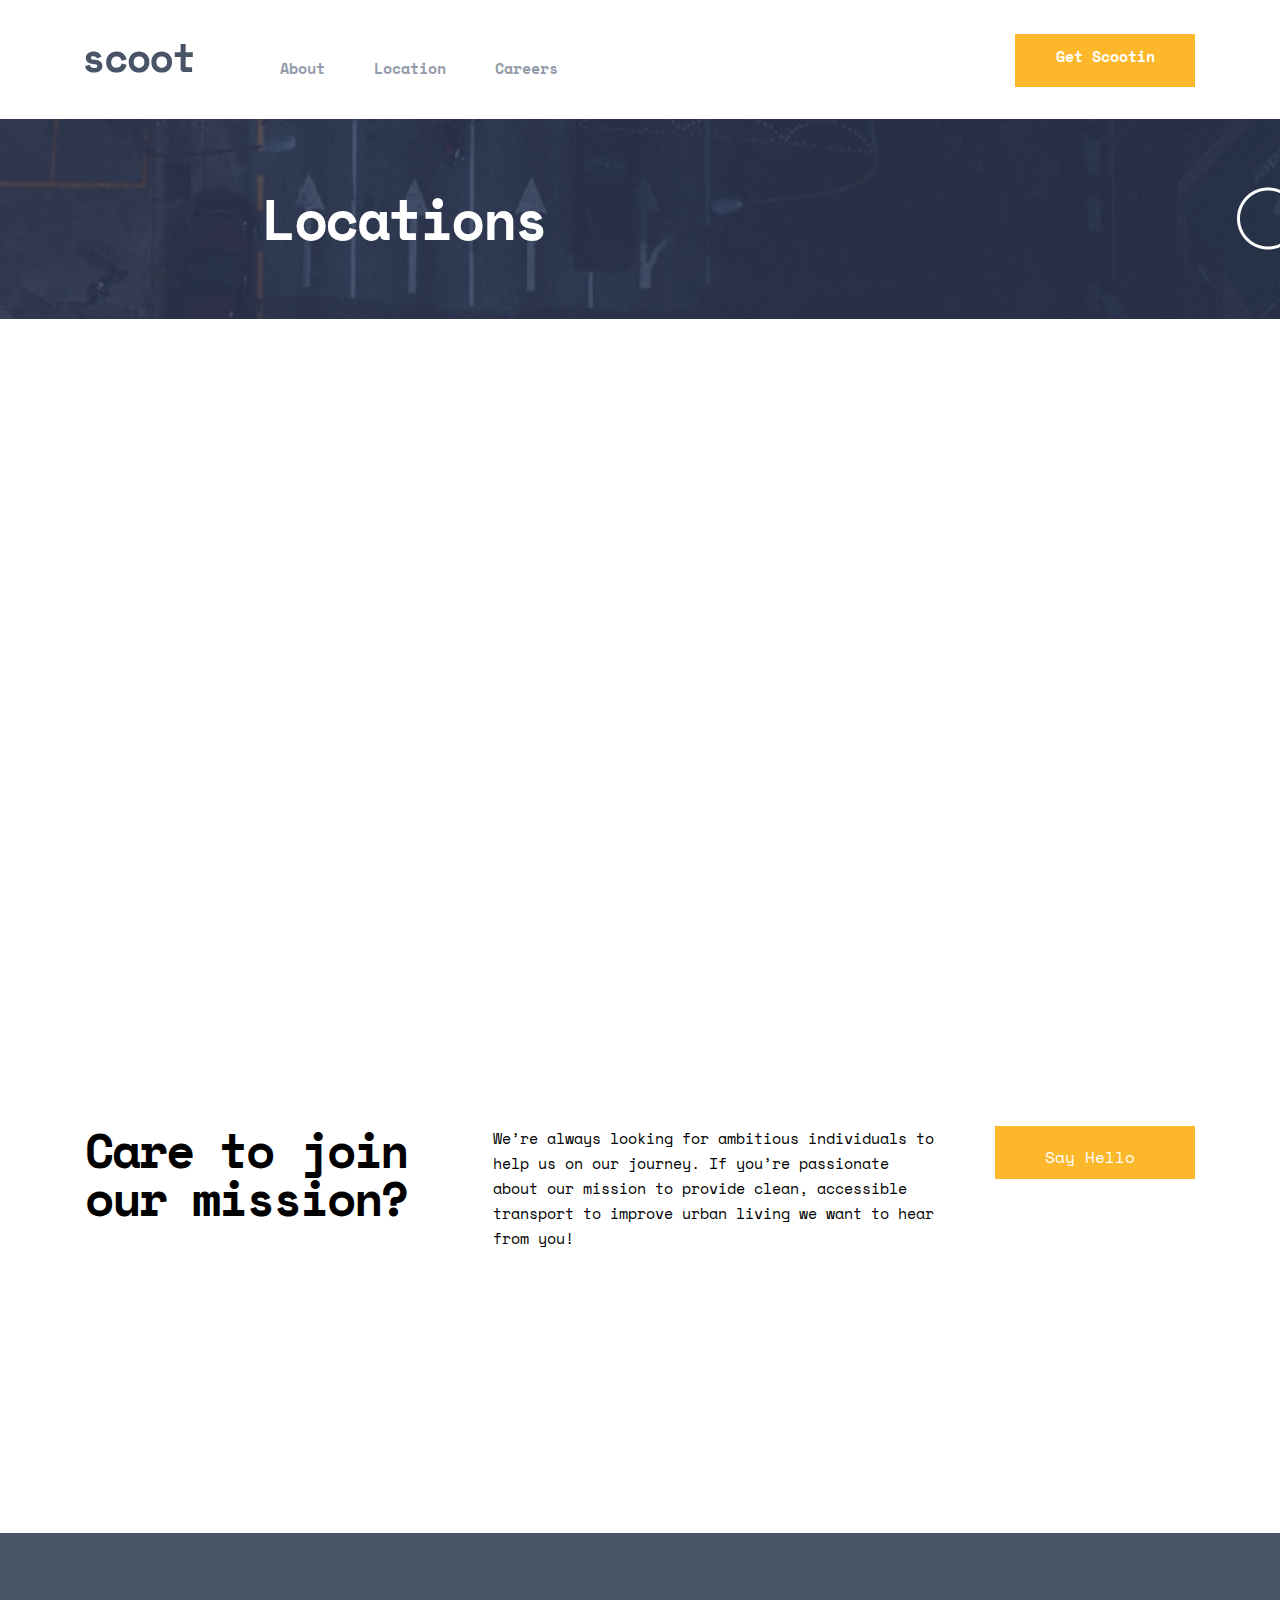
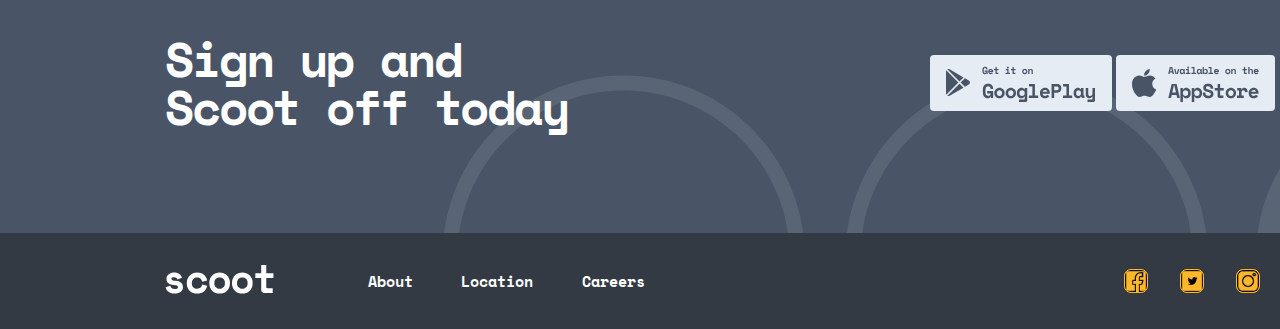
<file: location.html>
<!DOCTYPE html>
<html lang="en">

<head>
    <meta charset="UTF-8">
    <meta http-equiv="X-UA-Compatible" content="IE=edge">
    <meta name="viewport" content="width=device-width, initial-scale=1.0">
    <!-- font -Space mono -->
    <link rel="preconnect" href="https://fonts.googleapis.com" />
    <link rel="preconnect" href="https://fonts.gstatic.com" crossorigin />
    <link href="https://fonts.googleapis.com/css2?family=Space+Mono:wght@700&display=swap" rel="stylesheet" />
    <!-- font space mono -->
       <!-- bootstrap css -->
       <link href="https://cdn.jsdelivr.net/npm/bootstrap@5.2.0/dist/css/bootstrap.min.css" rel="stylesheet"
           integrity="sha384-gH2yIJqKdNHPEq0n4Mqa/HGKIhSkIHeL5AyhkYV8i59U5AR6csBvApHHNl/vI1Bx" crossorigin="anonymous">
       <script src="https://cdn.jsdelivr.net/npm/bootstrap@5.2.0/dist/js/bootstrap.bundle.min.js"
           integrity="sha384-A3rJD856KowSb7dwlZdYEkO39Gagi7vIsF0jrRAoQmDKKtQBHUuLZ9AsSv4jD4Xa" crossorigin="anonymous">
       </script>
    <link rel="stylesheet" href="./css/style.min.css">
    <title>Location</title>
</head>

<body>
    <!-- header-start -->
    <header class="header">
        <div class="container">
            <nav class="nav4">
                <div class="nav4_logo"><img src="./images/logo.svg" alt="logo" /></div>
                <ul class="nav4__list">
                    <li class="nav4__list-item">
                        <a href="./index-about.html" class="nav4__list-item-link">About</a>
                    </li>
                    <li class="nav4__list-item">
                        <a href="./location.html" class="nav4__list-item-link">Location</a>
                    </li>
                    <li class="nav4__list-item">
                        <a href="./careers.html" class="nav4__list-item-link">Careers</a>
                    </li>
                </ul>
                <a href="#" class="nav4__button card-btn">Get Scootin</a>
            </nav>
        </div>
    </header>
    <main>
        <section class="hero1card">
            <div class="container">
                <div class="hero1card__cards">
                    <h2 class="hero1card__cards__title">
                     Locations
                    </h2>

                </div>
            </div>
        </section>

        <section class="scetion-location">
            <div class="conteiner">
               
            </div>
        </section>
        <section class="careers-page">
            <div class="container">
                <div class="carpage1">
                    <div class="carpage1__cards">
                        <div class="carpage1__cards__card2">
                            <iframe
                                src="https://www.google.com/maps/embed?pb=!1m18!1m12!1m3!1d6138528.165867194!2d60.07399325873142!3d41.30172316675515!2m3!1f0!2f0!3f0!3m2!1i1024!2i768!4f13.1!3m3!1m2!1s0x38ae8b20a5d676b1%3A0xca0a6dad7e841e20!2z0KPQt9Cx0LXQutC40YHRgtCw0L0!5e0!3m2!1sru!2s!4v1659940637535!5m2!1sru!2s"
                                style="border:0;" allowfullscreen="" loading="lazy"
                                referrerpolicy="no-referrer-when-downgrade"></iframe>
                        </div>
                        <div class="carpage1__cards__card1">
                            <h1 class="carpage1__cards__card1__title">
                                Care to join our mission?
                            </h1>
                            <p class="carpage1__cards__card1__text">
                                We’re always looking for ambitious individuals to help us on our
                                journey. If you’re passionate about our mission to provide
                                clean, accessible transport to improve urban living we want to
                                hear from you!
                            </p>
                            <a href="#" class="carpage1__cards__card1__link">Say Hello</a>
                        </div>
                        
                    </div>
                </div>
            </div>
        </section>
        <!-- section-5 start -->
        <section class="section-5">
            <div class="container">
                <div class="banner">
                    <div class="banner__cards">
                        <div class="banner__cards__card1">
                            <h2 class="banner__cards__card1__title">Sign up and <br> Scoot off today</h2>
                        </div>
                        <div class="banner__cards__card2">

                            <img src="./images/google-play.svg" class="banner__cards__card2__img1" alt="img">
                            <img src="./images/appstore.svg" class="banner__cards__card2__img2" alt="img">
                        </div>
                    </div>
                </div>
            </div>
        </section>
    </main>
    <!-- footer-start -->
    <footer class="footer">
        <div class="container">
            <div class="foot">
                <div class="foot__cards">
                    <div class="foot__cards__logo">
                        <img src="./images/logo-2.svg" alt="logo">
                    </div>
                    <ul class="foot__cards__list">
                        <li class="foot__cards__list__item"><a href="./index-about.html" class="foot__cards__list__item__link">
                                About</a></li>
                        <li class="foot__cards__list__item"><a href="./location.html" class="foot__cards__list__item__link">Location
                            </a></li>
                        <li class="foot__cards__list__item"><a href="./careers.html"
                                class="foot__cards__list__item__link">Careers</a></li>
                    </ul>
                    <div class="foot__cards__icons">
                        <img src="./images/premium-icon-facebook-1236842.png" width="24" class="foot__cards__icons__img"
                            alt="img">
                        <img src="./images/premium-icon-twitter-665222.png" width="24" class="foot__cards__icons__img"
                            alt="img">
                        <img src="./images/free-icon-instagram-1077042.png" width="24" class="foot__cards__icons__img"
                            alt="img">
                    </div>

                </div>
            </div>
        </div>
    </footer>
</body>

</html>
</file>
<file: css/style.min.css>
*{margin:0;padding:0;box-sizing:border-box}.container{width:1110px !important;margin:0 auto}@media only screen and (max-width: 768px){.container{width:768px !important;margin:auto;padding:10px}}.logo__menu{position:absolute;top:50px;left:20px;display:none}.nav1{margin-top:34px;width:100%;display:flex;justify-content:space-between;align-items:center}.nav1__logo{height:28.5599994659px;width:107.8171463013px;left:169px;top:34px;border-radius:0px}.nav1__list{width:25%;display:flex;justify-content:space-between;margin-left:-370px;margin-top:15px}.nav1__list-item{list-style-type:none}.nav1__list-item-link{text-decoration:none;height:25px;width:46px;left:0px;top:0px;border-radius:nullpx;font-family:"Space Mono",monospace;font-size:15px;font-weight:700;line-height:25px;letter-spacing:0px;text-align:left;color:#939caa}.nav1__list-item-link:active{color:#fcb72b}.nav1__button{text-decoration:none;color:#fff;height:53px;width:180px;font-family:"Space Mono",monospace;font-size:15px;font-weight:700;line-height:25px;letter-spacing:0px;text-align:center;background:#fcb72b;padding:10px}.nav1__button:active{border:3px solid #fcb72b;background-color:#fff;color:#fcb72b}@media only screen and (max-width: 768px){.nav1{margin-top:34px;width:100%;display:flex;justify-content:space-between;align-items:center}.nav1__logo{height:28.5599994659px;width:107.8171463013px;transform:translateX(-100px);-webkit-transform:translateX(-100px);-moz-transform:translateX(-100px);-ms-transform:translateX(-100px);-o-transform:translateX(-100px)}.nav1__list{width:35%;display:flex;justify-content:space-between;margin-left:10px}.nav1__list-item{list-style-type:none}.nav1__list-item-link{text-decoration:none;height:25px;width:46px;font-family:"Space Mono",monospace;font-size:15px;font-weight:700;line-height:25px;letter-spacing:0px;text-align:left;color:#939caa;padding:15px 10px 0 0;position:relative;top:10px}.nav1__list-item-link:active{color:#fcb72b}.nav1__button{text-decoration:none;color:#fff;height:53px;width:180px;font-family:"Space Mono",monospace;font-size:15px;font-weight:700;line-height:25px;letter-spacing:0px;text-align:center;background:#fcb72b;padding:10px;position:relative;left:100px}.nav1__button:active{border:3px solid #fcb72b;background-color:#fff;color:#fcb72b}}@media only screen and (max-width: 576px){.logo__menu{position:absolute;top:50px;left:20px;display:block}.nav1__list{visibility:hidden}.nav1{margin-top:34px;width:100%;display:flex;justify-content:space-between;align-items:center}.nav1_logo{height:28.5599994659px;width:107.8171463013px;position:absolute;left:190px;top:50px;border-radius:0px}.nav1__list{display:none;width:35%;display:flex;justify-content:space-between;margin-left:10px}.nav1__list-item{list-style-type:none}.nav1__list-item-link{text-decoration:none;height:25px;width:46px;left:0px;top:0px;border-radius:nullpx;font-family:"Space Mono",monospace;font-size:15px;font-weight:700;line-height:25px;letter-spacing:0px;text-align:left;color:#939caa}.nav1__list-item-link:active{color:#fcb72b}.nav1__button{display:none;text-decoration:none;color:#fff;height:53px;width:180px;font-family:"Space Mono",monospace;font-size:15px;font-weight:700;line-height:25px;letter-spacing:0px;text-align:center;background:#fcb72b;padding:10px}.nav1__button:active{border:3px solid #fcb72b;background-color:#fff;color:#fcb72b}}.hero{margin:33px auto;background-image:url(../images/orqafon1x.png);background-size:contain;background-repeat:no-repeat;width:1440px;height:650px}.hero__title{height:112px;width:500px;font-family:Space Mono;font-size:56px;font-weight:700;line-height:56px;letter-spacing:-2.5px;text-align:left;color:#fff;padding-top:153px}.hero__texts__img{display:flex;margin-top:40px}.hero__texts__img__text{height:100px;width:405px;font-family:"Space Mono",monospace;font-size:15px;font-weight:400;line-height:25px;letter-spacing:0px;text-align:left;color:#fff;padding-top:110px;padding-left:50px}.hero__texts__img__card__img{margin-top:69px}.hero__texts__img img:nth-child(1){margin-left:-165px;margin-top:160px}.hero__button{height:53px;width:180px;text-decoration:none;color:#fff;padding:15px 40px;font-family:"Space Mono",monospace;font-size:15px;font-weight:700;line-height:25px;letter-spacing:0px;text-align:center;background:#fcb72b;margin-left:88px;position:relative;top:-50px}.hero__button:active{border:3px solid #fcb72b;background-color:#fff;color:#fcb72b}@media only screen and (max-width: 768px){.hero{margin:33px auto;background-image:url(../images/table.png);background-size:contain;background-repeat:no-repeat;width:768px;height:650px}.hero__title{height:112px;width:573px;text-align:center;padding-left:87px;color:#fff;margin-left:-100px}.hero__texts__img{display:flex;margin-top:40px}.hero__texts__img__text{height:75px;width:573px;color:#fff;padding-top:100px;text-align:center;margin-left:-80px}.hero__texts__img__card__img{margin-top:69px;display:none}.hero__texts__img img:nth-child(1){margin-left:-165px;margin-top:160px;display:none}.hero__button{height:53px;width:180px;text-decoration:none;color:#fff;padding:14px 39px;font-family:"Space Mono",monospace;font-size:15px;font-weight:700;line-height:25px;letter-spacing:0px;background:#fcb72b;margin-left:138px;position:relative;top:160px}.hero__button:active{border:3px solid #fcb72b;background-color:#fff;color:#fcb72b}}@media only screen and (max-width: 576px){.hero{margin:33px auto;background-image:url(../images/Bitmap\(5\).png);background-size:contain;background-repeat:no-repeat;width:576px;height:650px}.hero__title{width:371px;font-family:Space Mono;font-size:40px;font-weight:700;line-height:40px;letter-spacing:-1.7857142687px;text-align:center;color:#fff;margin-left:-39px;margin-top:-60px}.hero__texts__img{display:flex;margin-top:40px}.hero__texts__img__text{height:125px;width:371px;left:32px;top:323px;border-radius:nullpx;color:#fff;padding-left:160px;padding-top:100px;text-align:center}.hero__texts__img__card__img{margin-top:69px;display:none}.hero__texts__img img:nth-child(1){margin-left:-165px;margin-top:160px;display:none}.hero__button{height:53px;width:180px;text-decoration:none;color:#fff;padding:14px 39px;font-family:"Space Mono",monospace;font-size:15px;font-weight:700;line-height:25px;letter-spacing:0px;background:#fcb72b;margin-left:92px;position:relative;top:230px}.hero__button:active{border:3px solid #fcb72b;background-color:#fff;color:#fcb72b}}.liniya{height:20px;width:974px;left:0px;top:954px;border-radius:0px;background:#e5ecf4;transform:translateX(-166px);-webkit-transform:translateX(-166px);-moz-transform:translateX(-166px);-ms-transform:translateX(-166px);-o-transform:translateX(-166px);margin-top:200px}.boxes{display:flex;justify-content:space-between;margin-top:160px;transform:translateY(-219px);-webkit-transform:translateY(-219px);-moz-transform:translateY(-219px);-ms-transform:translateY(-219px);-o-transform:translateY(-219px)}.boxes__box1__texts1__title{height:28px;width:350px;font-family:Space Mono;font-size:24px;font-weight:700;line-height:28px;letter-spacing:-1.0714285374px;padding-top:40px;padding-bottom:37px}.boxes__box1__texts1__text{height:100px;width:350px;font-family:"Space Mono",monospace;font-size:15px;font-weight:400;line-height:25px;letter-spacing:0px;text-align:left}.boxes__box2{padding-left:30px}.boxes__box2__texts2__title{height:28px;width:350px;font-family:Space Mono;font-size:24px;font-weight:700;line-height:28px;letter-spacing:-1.0714285374px;padding-top:40px;padding-bottom:37px}.boxes__box2__texts2__text{height:100px;width:350px;font-family:"Space Mono",monospace;font-size:15px;font-weight:400;line-height:25px;letter-spacing:0px;text-align:left}.boxes__box3{padding-left:30px}.boxes__box3__texts3__title{height:28px;width:350px;font-family:Space Mono;font-size:24px;font-weight:700;line-height:28px;letter-spacing:-1.0714285374px;text-align:left;padding-top:40px;padding-bottom:37px}.boxes__box3__texts3__text{height:100px;width:350px;font-family:"Space Mono",monospace;font-size:15px;font-weight:400;line-height:25px;letter-spacing:0px;text-align:left}@media only screen and (max-width: 768px){.liniya{height:712px;width:20px;background:#e5ecf4;transform:translateY(-250px);-webkit-transform:translateY(-250px);-moz-transform:translateY(-250px);-ms-transform:translateY(-250px);-o-transform:translateY(-250px);margin-left:65px}.boxes{display:flex;justify-content:space-between;margin-top:-690px;flex-direction:column;transform:translateY(-219px);-webkit-transform:translateY(-219px);-moz-transform:translateY(-219px);-ms-transform:translateY(-219px);-o-transform:translateY(-219px)}.boxes__box1{margin-left:25px;display:flex;justify-content:space-between}.boxes__box1__texts1{margin-left:100px}.boxes__box1__texts1__title{height:28px;width:398px;font-family:Space Mono;font-size:24px;font-weight:700;line-height:28px;letter-spacing:-1.0714285374px;text-align:left;padding-top:-40px;padding-bottom:67px}.boxes__box1__texts1__text{height:75px;width:398px;font-family:"Space Mono",monospace;font-size:15px;font-weight:400;line-height:25px;letter-spacing:0px;text-align:left}.boxes__box2{margin-top:74px;display:flex;justify-content:space-between}.boxes__box2__texts2{margin-left:150px;transform:translateX(-45px);-webkit-transform:translateX(-45px);-moz-transform:translateX(-45px);-ms-transform:translateX(-45px);-o-transform:translateX(-45px)}.boxes__box2__texts2__title{height:28px;width:350px;font-family:Space Mono;font-size:24px;font-weight:700;line-height:28px;letter-spacing:-1.0714285374px;padding-top:-40px;padding-bottom:67px}.boxes__box2__texts2__text{height:100px;width:350px;font-family:"Space Mono",monospace;font-size:15px;font-weight:400;line-height:25px;letter-spacing:0px;text-align:left}.boxes__box3{margin-top:74px;display:flex;justify-content:space-between}.boxes__box3__texts3{margin-left:150px;transform:translateX(-45px);-webkit-transform:translateX(-45px);-moz-transform:translateX(-45px);-ms-transform:translateX(-45px);-o-transform:translateX(-45px)}.boxes__box3__texts3__title{height:28px;width:350px;font-family:Space Mono;font-size:24px;font-weight:700;line-height:28px;letter-spacing:-1.0714285374px;text-align:left;padding-top:-40px;padding-bottom:67px}.boxes__box3__texts3__text{height:100px;width:350px;font-family:"Space Mono",monospace;font-size:15px;font-weight:400;line-height:25px;letter-spacing:0px;text-align:left}}@media only screen and (max-width: 576px){.liniya{height:20px;width:974px;left:0px;top:954px;border-radius:0px;background:#e5ecf4;transform:translateX(-166px);-webkit-transform:translateX(-166px);-moz-transform:translateX(-166px);-ms-transform:translateX(-166px);-o-transform:translateX(-166px);margin-top:200px;display:none}.boxes{display:flex;justify-content:space-between;margin-top:250px;margin-left:-80px;transform:translateY(-219px);-webkit-transform:translateY(-219px);-moz-transform:translateY(-219px);-ms-transform:translateY(-219px);-o-transform:translateY(-219px)}.boxes__box1{display:flex;flex-direction:column}.boxes__box1 img{width:96px;height:96px;margin-left:170px}.boxes__box1__texts1__title{width:350px;font-family:Space Mono;font-size:24px;font-weight:700;line-height:28px;letter-spacing:-1.0714285374px;padding-top:40px;padding-bottom:37px;margin-left:-50px;text-align:center}.boxes__box1__texts1__text{height:100px;width:350px;font-family:"Space Mono",monospace;font-size:15px;font-weight:400;line-height:25px;letter-spacing:0px;text-align:center;margin-left:-50px}.boxes__box2{display:flex;flex-direction:column;padding-left:30px}.boxes__box2 img{width:96px;height:96px;margin-left:170px}.boxes__box2__texts2__title{height:28px;width:350px;font-family:Space Mono;font-size:24px;font-weight:700;line-height:28px;letter-spacing:-1.0714285374px;padding-top:40px;padding-bottom:37px;margin-left:-50px;text-align:center}.boxes__box2__texts2__text{height:100px;width:350px;font-family:"Space Mono",monospace;font-size:15px;font-weight:400;line-height:25px;letter-spacing:0px;text-align:center;margin-left:-50px}.boxes__box3{display:flex;flex-direction:column;padding-left:30px}.boxes__box3 img{width:96px;height:96px;margin-left:170px}.boxes__box3__texts3__title{height:28px;width:350px;font-family:Space Mono;font-size:24px;font-weight:700;line-height:28px;letter-spacing:-1.0714285374px;text-align:left;padding-top:40px;padding-bottom:37px;margin-left:-50px;text-align:center}.boxes__box3__texts3__text{height:100px;width:350px;font-family:"Space Mono",monospace;font-size:15px;font-weight:400;line-height:25px;letter-spacing:0px;text-align:center;margin-left:-50px}}.riding__boxes{display:flex}.riding__boxes__card1__title{height:96px;width:445px;font-family:Space Mono;font-size:48px;font-weight:700;line-height:48px;letter-spacing:-2.1428570747px;text-align:left}.riding__boxes__card1__text{height:100px;width:445px;left:165px;top:1583px;border-radius:nullpx;font-family:"Space Mono",monospace;font-size:15px;font-weight:400;line-height:25px;letter-spacing:0px;text-align:left;padding-top:24px;padding-bottom:190px}.riding__boxes__card1__link{height:53px;width:180px;left:0px;top:0px;border-radius:0px;background:#fcb72b;color:#fff;padding:19px 50px;text-decoration:none;font-family:Space Mono}.riding__boxes__card1__link:active{border:3px solid #fcb72b;background-color:#fff;color:#fcb72b}.riding__boxes__card2{display:flex;margin-left:253px}@media only screen and (max-width: 768px){.riding__boxes{display:flex;flex-direction:column;margin-top:500px}.riding__boxes__card1__title{height:96px;width:457px;font-family:Space Mono;font-size:48px;font-weight:700;line-height:48px;letter-spacing:-2.1428570747px;text-align:center;margin-left:100px;margin-top:-70px}.riding__boxes__card1__text{height:75px;width:573px;left:97px;top:2120px;border-radius:nullpx;font-family:"Space Mono",monospace;font-size:15px;font-weight:400;line-height:25px;letter-spacing:0px;text-align:center;padding-top:24px;padding-bottom:190px;margin-left:40px}.riding__boxes__card1__link{height:53px;width:180px;left:0px;top:0px;border-radius:0px;background:#fcb72b;color:#fff;padding:19px 50px;text-decoration:none;font-family:Space Mono;margin-left:230px}.riding__boxes__card1__link:active{border:3px solid #fcb72b;background-color:#fff;color:#fcb72b}.riding__boxes__card2{display:flex;margin-left:30px;transform:translateY(-900px);-webkit-transform:translateY(-900px);-moz-transform:translateY(-900px);-ms-transform:translateY(-900px);-o-transform:translateY(-900px)}.riding__boxes__card2__img{width:997px;height:428px}}@media only screen and (max-width: 576px){.riding__boxes{display:flex}.riding__boxes__card1__title{height:64px;width:311px;font-family:Space Mono;font-size:32px;font-weight:700;line-height:32px;letter-spacing:-1.4285714626px;text-align:center;margin-left:10px}.riding__boxes__card1__text{height:150px;width:311px;left:32px;top:2209px;border-radius:nullpx;font-family:"Space Mono",monospace;font-size:15px;font-weight:400;line-height:25px;letter-spacing:0px;text-align:center;margin-left:15px}.riding__boxes__card1__link{height:53px;width:180px;left:0px;top:0px;border-radius:0px;background:#fcb72b;color:#fff;padding:19px 50px;text-decoration:none;font-family:Space Mono;margin-left:70px}.riding__boxes__card1__link:active{border:3px solid #fcb72b;background-color:#fff;color:#fcb72b}.riding__boxes__card2{display:flex;margin-left:-15px}.riding__boxes__card2 img{width:647px}}.coming{margin-top:150px}.coming .coming__cards__card1__img{width:796px;margin-left:-80px;height:390px}.coming__cards{display:flex}.coming__cards__card1{transform:translateX(-400px);-webkit-transform:translateX(-400px);-moz-transform:translateX(-400px);-ms-transform:translateX(-400px);-o-transform:translateX(-400px)}.coming__cards__card2__title{height:96px;width:445px;font-family:Space Mono;font-size:48px;font-weight:700;line-height:48px;letter-spacing:-2.1428570747px;text-align:left}.coming__cards__card2__text{height:100px;width:445px;left:165px;top:1583px;border-radius:nullpx;font-family:"Space Mono",monospace;font-size:15px;font-weight:400;line-height:25px;letter-spacing:0px;text-align:left;padding-top:24px;padding-bottom:190px}.coming__cards__card2__link{height:53px;width:180px;left:0px;top:0px;border-radius:0px;background:#fcb72b;color:#fff;padding:19px 50px;text-decoration:none;font-family:Space Mono}.coming__cards__card2__link:active{border:3px solid #fcb72b;background-color:#fff;color:#fcb72b}@media only screen and (max-width: 768px){.coming__cards__card1__img{width:796px;position:relative;right:-190px;height:390px}.coming{margin-top:-190px}.coming__cards{display:flex;flex-direction:column}.coming__cards__card1{transform:translateX(-400px);-webkit-transform:translateX(-400px);-moz-transform:translateX(-400px);-ms-transform:translateX(-400px);-o-transform:translateX(-400px)}.coming__cards__card2__title{height:96px;width:457px;font-family:Space Mono;font-size:48px;font-weight:700;line-height:48px;letter-spacing:-2.1428570747px;text-align:center;margin-left:110px;margin-top:100px}.coming__cards__card2__text{height:75px;width:573px;left:97px;top:3061px;border-radius:nullpx;font-family:"Space Mono",monospace;font-size:15px;font-weight:400;line-height:25px;letter-spacing:0px;text-align:center;margin-left:50px}.coming__cards__card2__link{height:53px;width:180px;left:0px;top:0px;border-radius:0px;background:#fcb72b;color:#fff;padding:19px 50px;text-decoration:none;font-family:Space Mono;margin-left:230px}.coming__cards__card2__link:active{border:3px solid #fcb72b;background-color:#fff;color:#fcb72b}}@media only screen and (max-width: 576px){.coming{margin-top:150px}.coming .coming__cards__card1__img{width:296px;margin-left:-80px;height:390px}.coming__cards{display:flex;flex-direction:column}.coming__cards__card1{transform:translateX(-400px);-webkit-transform:translateX(-400px);-moz-transform:translateX(-400px);-ms-transform:translateX(-400px);-o-transform:translateX(-400px)}.coming__cards__card2{order:1}.coming__cards__card2__title{height:64px;width:311px;font-family:Space Mono;font-size:32px;font-weight:700;line-height:32px;letter-spacing:-1.4285714626px;text-align:center;margin-left:10px}.coming__cards__card2__text{height:150px;width:311px;left:32px;top:2209px;border-radius:nullpx;font-family:"Space Mono",monospace;font-size:15px;font-weight:400;line-height:25px;letter-spacing:0px;text-align:center;margin-left:15px}.coming__cards__card2__link{height:53px;width:180px;left:0px;top:0px;border-radius:0px;background:#fcb72b;color:#fff;padding:19px 50px;text-decoration:none;font-family:Space Mono;margin-left:70px}.coming__cards__card2__link:active{border:3px solid #fcb72b;background-color:#fff;color:#fcb72b}}.zero__cards{display:flex;margin-top:150px;flex-direction:column}.zero__cards__card1__title{height:96px;width:445px;font-family:Space Mono;font-size:48px;font-weight:700;line-height:48px;letter-spacing:-2.1428570747px;text-align:left}.zero__cards__card1__text{height:100px;width:445px;left:165px;top:1583px;border-radius:nullpx;font-family:"Space Mono",monospace;font-size:15px;font-weight:400;line-height:25px;letter-spacing:0px;text-align:left;padding-top:24px;padding-bottom:190px}.zero__cards__card1__link{height:53px;width:180px;background:#fcb72b;color:#fff;padding:19px 50px;text-decoration:none;font-family:Space Mono}.zero__cards__card1__link:active{border:3px solid #fcb72b;background-color:#fff;color:#fcb72b}.zero__cards__card2{display:flex;margin-left:333px}@media only screen and (max-width: 768px){.zero__cards{display:flex;margin-top:830px;flex-direction:column}.zero__cards__card1__title{height:96px;width:457px;font-family:Space Mono;font-size:48px;font-weight:700;line-height:48px;letter-spacing:-2.1428570747px;text-align:center;margin-left:100px;margin-top:-70px}.zero__cards__card1__text{height:75px;width:573px;left:97px;top:2120px;border-radius:nullpx;font-family:"Space Mono",monospace;font-size:15px;font-weight:400;line-height:25px;letter-spacing:0px;text-align:center;padding-top:24px;padding-bottom:190px;margin-left:40px}.zero__cards__card1__link{height:53px;width:180px;left:0px;top:0px;border-radius:0px;background:#fcb72b;color:#fff;padding:19px 50px;text-decoration:none;font-family:Space Mono;margin-left:230px}.zero__cards__card1__link:active{border:3px solid #fcb72b;background-color:#fff;color:#fcb72b}.zero__cards__card2{display:flex;margin-left:120px;transform:translateY(-900px);-webkit-transform:translateY(-900px);-moz-transform:translateY(-900px);-ms-transform:translateY(-900px);-o-transform:translateY(-900px)}.zero__cards__card2__img{width:997px;height:428px}}@media only screen and (max-width: 576px){.zero__cards{display:flex;margin-top:150px}.zero__cards__card1__title{height:64px;width:311px;font-family:Space Mono;font-size:32px;font-weight:700;line-height:32px;letter-spacing:-1.4285714626px;text-align:center;margin-left:10px}.zero__cards__card1__text{height:150px;width:311px;left:32px;top:2209px;border-radius:nullpx;font-family:"Space Mono",monospace;font-size:15px;font-weight:400;line-height:25px;letter-spacing:0px;text-align:center;margin-left:15px}.zero__cards__card1__link{height:53px;width:180px;left:0px;top:0px;border-radius:0px;background:#fcb72b;color:#fff;padding:19px 50px;text-decoration:none;font-family:Space Mono;margin-left:70px}.zero__cards__card1__link:active{border:3px solid #fcb72b;background-color:#fff;color:#fcb72b}.zero__cards__card2{display:flex;margin-left:333px}}.section-5{background-image:url(../images/Mask.png);width:1440px;margin:auto;height:300px}.section-5 .banner{padding-top:102px;margin-top:307px}.section-5 .banner__cards{display:flex;justify-content:space-between}.section-5 .banner__cards__card1__title{height:96px;width:415px;font-family:Space Mono;font-size:48px;font-weight:700;line-height:48px;letter-spacing:-2.1428570747px;text-align:left;color:#fff}.section-5 .banner__cards__card2{margin-top:20px}.section-5 .banner__cards__card2__img{margin-left:15px}@media only screen and (max-width: 768px){.section-5{background-image:url(../images/Mask\(2\).png);width:768px;margin:auto;height:300px;position:relative;top:-100px}.section-5 .banner{margin-top:10px}.section-5 .banner__cards{margin-left:100px;display:flex;justify-content:space-between;flex-direction:column}.section-5 .banner__cards__card1__title{height:96px;width:457px;font-family:Space Mono;font-size:48px;font-weight:700;line-height:48px;letter-spacing:-2.1428570747px;text-align:center;margin-left:10px;margin-top:-50px;color:#fff}.section-5 .banner__cards__card2{margin-top:20px;margin-left:95px;display:flex}.section-5 .banner__cards__card2__img1{margin-left:15px;width:123px;height:40px}.section-5 .banner__cards__card2__img2{margin-left:15px;width:113px;height:40px}}@media only screen and (max-width: 576px){.section-5{width:375px;margin:auto;height:300px;background-image:url(../images/Group22\(2\).png)}.section-5 .banner__cards{display:flex;justify-content:space-between}.section-5 .banner__cards__card1__title{height:64px;width:311px;font-family:Space Mono;font-size:32px;font-weight:700;line-height:48px;letter-spacing:-2.1428570747px;text-align:center;margin-left:-60px;color:#fff}.section-5 .banner__cards__card2{margin-top:50px;margin-left:-40px}.section-5 .banner__cards__card2__img{margin-left:15px}}.footer{width:1440px;margin:auto;background:#333a44}.footer .foot__cards{display:flex;justify-content:space-between;align-items:center;height:96px}.footer .foot__cards__list{width:25%;display:flex;justify-content:space-between;margin-left:-370px}.footer .foot__cards__list__item{list-style-type:none}.footer .foot__cards__list__item__link{text-decoration:none;height:25px;width:46px;font-family:"Space Mono",monospace;font-size:15px;font-weight:700;line-height:25px;letter-spacing:0px;text-align:left;color:#fff}.footer .foot__cards__icons{display:flex;width:15%;justify-content:space-between}.footer .foot__cards__icons__img{margin-left:15px;margin-right:15px;width:24px;height:24px;background-color:#fcb72b;border-radius:7px;-webkit-border-radius:7px;-moz-border-radius:7px;-ms-border-radius:7px;-o-border-radius:7px;border:1px solid #fcb72b}.footer .foot__cards__icons__img:active{background-color:#fffefd}@media only screen and (max-width: 768px){.footer{background:#333a44;width:768px}.footer .foot__cards{display:flex;align-items:center;height:96px}.footer .foot__cards__logo{height:28.5599994659px;width:107.8171463013px;left:39.5999755859px;top:4601px;border-radius:0px}.footer .foot__cards__list{width:45%;display:flex;justify-content:space-between;margin-left:-38px}.footer .foot__cards__list__item{list-style-type:none}.footer .foot__cards__list__item__link{text-decoration:none;height:25px;width:46px;font-family:"Space Mono",monospace;font-size:15px;font-weight:700;line-height:25px;letter-spacing:0px;text-align:left;color:#fff}.footer .foot__cards__icons{display:flex;width:15%;justify-content:space-between}.footer .foot__cards__icons__img{margin-left:-15px;margin-right:-15px;width:24px;height:24px;background-color:#fcb72b}}@media only screen and (max-width: 576px){.footer{width:576px;margin:auto;height:200px;background:#333a44}.footer .foot__cards{display:flex;justify-content:space-between;align-items:center;flex-direction:column}.footer .foot__cards__logo{margin-left:-380px}.footer .foot__cards__list{width:25%;display:flex;flex-direction:column;justify-content:space-between;margin-left:-390px;text-align:center;margin-top:20px}.footer .foot__cards__list__item{list-style-type:none}.footer .foot__cards__list__item__link{text-decoration:none;height:25px;width:46px;font-family:"Space Mono",monospace;font-size:15px;font-weight:700;line-height:25px;letter-spacing:0px;text-align:left;color:#fff}.footer .foot__cards__icons{display:flex;width:15%;justify-content:space-between;margin-right:400px}.footer .foot__cards__icons__img{margin-left:15px;margin-right:15px;width:24px;height:24px;background-color:#fcb72b;border-radius:7px;-webkit-border-radius:7px;-moz-border-radius:7px;-ms-border-radius:7px;-o-border-radius:7px;border:1px solid #fcb72b}.footer .foot__cards__icons__img:active{background-color:#fffefd}}.nav2{margin-top:34px;width:100%;display:flex;justify-content:space-between;align-items:center}.nav2__logo{height:28.5599994659px;width:107.8171463013px;left:169px;top:34px;border-radius:0px}.nav2__list{width:25%;display:flex;justify-content:space-between;margin-left:-370px;margin-top:15px}.nav2__list-item{list-style-type:none}.nav2__list-item-link{text-decoration:none;height:25px;width:46px;left:0px;top:0px;border-radius:nullpx;font-family:"Space Mono",monospace;font-size:15px;font-weight:700;line-height:25px;letter-spacing:0px;text-align:left;color:#939caa}.nav2__list-item-link:active{color:#fcb72b}.nav2__button{text-decoration:none;color:#fff;height:53px;width:180px;font-family:"Space Mono",monospace;font-size:15px;font-weight:700;line-height:25px;letter-spacing:0px;text-align:center;background:#fcb72b;padding:10px}.nav2__button:active{border:3px solid #fcb72b;background-color:#fff;color:#fcb72b}@media only screen and (max-width: 768px){.nav2{margin-top:34px;width:100%;display:flex;justify-content:space-between;align-items:center}.nav2__logo{height:28.5599994659px;width:107.8171463013px;transform:translateX(-100px);-webkit-transform:translateX(-100px);-moz-transform:translateX(-100px);-ms-transform:translateX(-100px);-o-transform:translateX(-100px)}.nav2__list{width:35%;display:flex;justify-content:space-between;margin-left:10px}.nav2__list-item{list-style-type:none}.nav2__list-item-link{text-decoration:none;height:25px;width:46px;left:0px;top:0px;border-radius:nullpx;font-family:"Space Mono",monospace;font-size:15px;font-weight:700;line-height:25px;letter-spacing:0px;text-align:left;color:#939caa;padding:15px 10px 0 0;position:relative;top:10px}.nav2__list-item-link:active{color:#fcb72b}.nav2__button{text-decoration:none;color:#fff;height:53px;width:180px;font-family:"Space Mono",monospace;font-size:15px;font-weight:700;line-height:25px;letter-spacing:0px;text-align:center;background:#fcb72b;padding:10px;position:relative;left:100px}.nav2__button:active{border:3px solid #fcb72b;background-color:#fff;color:#fcb72b}}@media only screen and (max-width: 576px){.nav2__list{display:none;visibility:hidden}.nav2{margin-top:34px;width:100%;display:flex;justify-content:space-between;align-items:center}.nav2__logo{height:28.5599994659px;width:107.8171463013px;left:39px;top:34px;border-radius:0px}.nav2__list{display:none;width:35%;display:flex;justify-content:space-between;margin-left:10px}.nav2__list-item{list-style-type:none}.nav2__list-item-link{text-decoration:none;height:25px;width:46px;left:0px;top:0px;border-radius:nullpx;font-family:"Space Mono",monospace;font-size:15px;font-weight:700;line-height:25px;letter-spacing:0px;text-align:left;color:#939caa}.nav2__list-item-link:active{color:#fcb72b}.nav2__button{text-decoration:none;color:#fff;height:53px;width:180px;font-family:"Space Mono",monospace;font-size:15px;font-weight:700;line-height:25px;letter-spacing:0px;text-align:center;background:#fcb72b;padding:10px}.nav2__button:active{border:3px solid #fcb72b;background-color:#fff;color:#fcb72b}.logo__menu{position:absolute;top:50px;left:20px;display:block}.hero1{background-image:url(../images/Bitmap\(1\).png);background-size:contain;background-repeat:no-repeat;width:576px;height:650px;margin:30px auto}.hero1__cards__title{height:56px;width:162px;font-family:Space Mono;font-size:56px;font-weight:700;line-height:56px;letter-spacing:-2.5px;text-align:left;color:#fff;padding-top:72px}}.hero1{background-image:url(../images/Bitmap\(1\).png);background-size:contain;background-repeat:no-repeat;width:1440px;height:650px;margin:30px auto}.hero1__cards__title{height:56px;width:162px;font-family:Space Mono;font-size:56px;font-weight:700;line-height:56px;letter-spacing:-2.5px;text-align:left;color:#fff;padding-top:72px}@media only screen and (max-width: 768px){.hero1{background-image:url(../images/Group26\(2\).png);background-size:contain;background-repeat:no-repeat;width:768px;height:650px;margin:30px auto}.hero1__cards__title{height:56px;width:162px;font-family:Space Mono;font-size:56px;font-weight:700;line-height:56px;letter-spacing:-2.5px;text-align:left;color:#fff;padding-top:72px;padding-left:97px}}.container{width:1110px !important;margin:0 auto}@media only screen and (max-width: 768px){.container{width:768px !important;margin:auto;padding:10px}}.value{margin-left:-150px}.value__title{text-align:center;height:48px;width:540px;font-family:Space Mono;font-size:48px;font-weight:700;line-height:48px;letter-spacing:-2.1428570747px;margin-left:100px;margin-top:178px}.value__cards{width:100%;display:flex;justify-content:space-between;margin-top:100px;position:relative;left:100px}.value__cards__card1__bigimg{border-radius:50%;-webkit-border-radius:50%;-moz-border-radius:50%;-ms-border-radius:50%;-o-border-radius:50%}.value__cards__card1__miniimg{transform:translateX(-170px);-webkit-transform:translateX(-170px);-moz-transform:translateX(-170px);-ms-transform:translateX(-170px);-o-transform:translateX(-170px);position:relative;top:115px}.value__cards__card1__title{height:28px;width:310px;font-family:Space Mono;font-size:24px;font-weight:700;line-height:28px;letter-spacing:-1.0714285374px;text-align:center;padding-top:87px;margin-left:-25px}.value__cards__card1__text{height:75px;width:310px;font-family:"Space Mono",monospace;font-size:15px;font-weight:400;line-height:25px;letter-spacing:0px;text-align:center;padding-top:30px;transform:translateX(-55px);-webkit-transform:translateX(-55px);-moz-transform:translateX(-55px);-ms-transform:translateX(-55px);-o-transform:translateX(-55px);margin-left:35px}.value__cards__card2__bigimg{border-radius:50%;-webkit-border-radius:50%;-moz-border-radius:50%;-ms-border-radius:50%;-o-border-radius:50%}.value__cards__card2__miniimg{transform:translateX(-170px);-webkit-transform:translateX(-170px);-moz-transform:translateX(-170px);-ms-transform:translateX(-170px);-o-transform:translateX(-170px);position:relative;top:115px}.value__cards__card2__title{height:28px;width:310px;font-family:Space Mono;font-size:24px;font-weight:700;line-height:28px;letter-spacing:-1.0714285374px;text-align:center;padding-top:87px;margin-left:-25px}.value__cards__card2__text{height:75px;width:310px;font-family:"Space Mono",monospace;font-size:15px;font-weight:400;line-height:25px;letter-spacing:0px;text-align:center;padding-top:30px;transform:translateX(-55px);-webkit-transform:translateX(-55px);-moz-transform:translateX(-55px);-ms-transform:translateX(-55px);-o-transform:translateX(-55px);margin-left:35px}.value__cards__card3__bigimg{border-radius:50%;-webkit-border-radius:50%;-moz-border-radius:50%;-ms-border-radius:50%;-o-border-radius:50%}.value__cards__card3__miniimg{transform:translateX(-170px);-webkit-transform:translateX(-170px);-moz-transform:translateX(-170px);-ms-transform:translateX(-170px);-o-transform:translateX(-170px);position:relative;top:115px}.value__cards__card3__title{height:28px;width:310px;font-family:Space Mono;font-size:24px;font-weight:700;line-height:28px;letter-spacing:-1.0714285374px;text-align:center;padding-top:87px;margin-left:-25px}.value__cards__card3__text{height:75px;width:310px;font-family:"Space Mono",monospace;font-size:15px;font-weight:400;line-height:25px;letter-spacing:0px;text-align:center;padding-top:30px;transform:translateX(-55px);-webkit-transform:translateX(-55px);-moz-transform:translateX(-55px);-ms-transform:translateX(-55px);-o-transform:translateX(-55px);margin-left:35px}@media only screen and (max-width: 768px){.value__title{text-align:center;height:48px;width:540px;font-family:Space Mono;font-size:48px;font-weight:700;line-height:48px;letter-spacing:-2.1428570747px;margin-left:50px;margin-top:178px;margin-bottom:87px}.value__cards{display:flex;justify-content:space-between;margin-top:100px;flex-direction:column;margin:auto;margin-bottom:120px}.value__cards__card1__bigimg{border-radius:50%;-webkit-border-radius:50%;-moz-border-radius:50%;-ms-border-radius:50%;-o-border-radius:50%}.value__cards__card1__miniimg{transform:translateX(-170px);-webkit-transform:translateX(-170px);-moz-transform:translateX(-170px);-ms-transform:translateX(-170px);-o-transform:translateX(-170px);position:relative;top:114px;left:-1px}.value__cards__card1__title{height:28px;width:350px;font-family:Space Mono;font-size:24px;font-weight:700;line-height:28px;letter-spacing:-1.0714285374px;text-align:center;padding-top:87px;margin-left:-55px}.value__cards__card1__text{height:75px;width:350px;font-family:"Space Mono",monospace;font-size:15px;font-weight:400;line-height:25px;letter-spacing:0px;text-align:center;padding-top:30px;transform:translateX(-55px);-webkit-transform:translateX(-55px);-moz-transform:translateX(-55px);-ms-transform:translateX(-55px);-o-transform:translateX(-55px)}.value__cards__card2{margin-top:80px}.value__cards__card2__bigimg{border-radius:50%;-webkit-border-radius:50%;-moz-border-radius:50%;-ms-border-radius:50%;-o-border-radius:50%}.value__cards__card2__miniimg{transform:translateX(-170px);-webkit-transform:translateX(-170px);-moz-transform:translateX(-170px);-ms-transform:translateX(-170px);-o-transform:translateX(-170px);position:relative;top:114px;left:-1px}.value__cards__card2__title{height:28px;width:350px;font-family:Space Mono;font-size:24px;font-weight:700;line-height:28px;letter-spacing:-1.0714285374px;text-align:center;padding-top:87px;margin-left:-55px}.value__cards__card2__text{height:75px;width:350px;font-family:"Space Mono",monospace;font-size:15px;font-weight:400;line-height:25px;letter-spacing:0px;text-align:center;padding-top:30px;transform:translateX(-55px);-webkit-transform:translateX(-55px);-moz-transform:translateX(-55px);-ms-transform:translateX(-55px);-o-transform:translateX(-55px)}.value__cards__card3{margin-top:80px}.value__cards__card3__bigimg{border-radius:50%;-webkit-border-radius:50%;-moz-border-radius:50%;-ms-border-radius:50%;-o-border-radius:50%}.value__cards__card3__miniimg{transform:translateX(-170px);-webkit-transform:translateX(-170px);-moz-transform:translateX(-170px);-ms-transform:translateX(-170px);-o-transform:translateX(-170px);position:relative;top:114px;left:-1px}.value__cards__card3__title{height:28px;width:350px;font-family:Space Mono;font-size:24px;font-weight:700;line-height:28px;letter-spacing:-1.0714285374px;text-align:center;padding-top:87px;margin-left:-55px}.value__cards__card3__text{height:75px;width:350px;font-family:"Space Mono",monospace;font-size:15px;font-weight:400;line-height:25px;letter-spacing:0px;text-align:center;padding-top:30px;transform:translateX(-55px);-webkit-transform:translateX(-55px);-moz-transform:translateX(-55px);-ms-transform:translateX(-55px);-o-transform:translateX(-55px)}}.faqs{margin-top:120px;margin-bottom:120px}.faqs__title{height:48px;width:540px;font-family:Space Mono;font-size:48px;font-weight:700;line-height:48px;letter-spacing:-2.1428570747px;text-align:center;margin-left:230px;margin-bottom:64px}.faqs__cards1{display:flex}.faqs__cards1__card1__title{height:48px;width:350px;left:165px;top:2386px;border-radius:nullpx;font-family:Space Mono;font-size:40px;font-weight:700;line-height:48px;letter-spacing:-1.7857142687px;text-align:left}.faqs__cards2{margin-top:30px;display:flex}.faqs__cards2__card1__title{height:48px;width:350px;left:165px;top:2386px;border-radius:nullpx;font-family:Space Mono;font-size:40px;font-weight:700;line-height:48px;letter-spacing:-1.7857142687px;text-align:left}@media only screen and (max-width: 768px){.faqs__title{height:48px;width:540px;font-family:Space Mono;font-size:48px;font-weight:700;line-height:48px;letter-spacing:-2.1428570747px;text-align:center;margin-bottom:64px;margin-left:-1px;padding-left:130px}.faqs__cards1{display:flex;flex-direction:column}.faqs__cards1__card1__title{height:48px;width:350px;left:165px;top:2386px;border-radius:nullpx;font-family:Space Mono;font-size:40px;font-weight:700;line-height:48px;letter-spacing:-1.7857142687px;text-align:center;margin-left:170px;margin-bottom:32px}.faqs__cards2{margin-top:30px;margin-bottom:120px;flex-direction:column}.faqs__cards2__card1__title{height:48px;width:350px;left:165px;top:2386px;border-radius:nullpx;font-family:Space Mono;font-size:40px;font-weight:700;line-height:48px;letter-spacing:-1.7857142687px;text-align:center;margin-left:170px;margin-bottom:32px}}.coming1{margin-top:150px}.coming1 .coming1__cards__card1__img{width:596px;margin-left:340px;height:390px}.coming1__cards{display:flex}.coming1__cards__card1{margin-left:-100px;transform:translateX(-400px);-webkit-transform:translateX(-400px);-moz-transform:translateX(-400px);-ms-transform:translateX(-400px);-o-transform:translateX(-400px)}.coming1__cards__card2{margin-left:-160px}.coming1__cards__card2__title{height:96px;width:445px;font-family:Space Mono;font-size:48px;font-weight:700;line-height:48px;letter-spacing:-2.1428570747px;text-align:left}.coming1__cards__card2__text{height:100px;width:445px;left:165px;top:1583px;border-radius:nullpx;font-family:"Space Mono",monospace;font-size:15px;font-weight:400;line-height:25px;letter-spacing:0px;text-align:left;padding-top:24px;padding-bottom:190px}.coming1__cards__card2__link{height:53px;width:180px;left:0px;top:0px;border-radius:0px;background:#fcb72b;color:#fff;padding:19px 50px;text-decoration:none;font-family:Space Mono}@media only screen and (max-width: 768px){.coming__cards__card1__img{width:796px;position:relative;right:-190px;height:390px}.coming1{margin-top:-190px}.coming1__cards{display:flex;flex-direction:column}.coming1__cards__card1{transform:translateX(-400px);-webkit-transform:translateX(-400px);-moz-transform:translateX(-400px);-ms-transform:translateX(-400px);-o-transform:translateX(-400px)}.coming1__cards__card2__title{height:96px;width:457px;font-family:Space Mono;font-size:48px;font-weight:700;line-height:48px;letter-spacing:-2.1428570747px;text-align:center;margin-left:110px;margin-top:100px}.coming1__cards__card2__text{height:75px;width:573px;left:97px;top:3061px;border-radius:nullpx;font-family:"Space Mono",monospace;font-size:15px;font-weight:400;line-height:25px;letter-spacing:0px;text-align:center;margin-left:50px}.coming1__cards__card2__link{height:53px;width:180px;left:0px;top:0px;border-radius:0px;background:#fcb72b;color:#fff;padding:19px 50px;text-decoration:none;font-family:Space Mono;margin-left:230px}}.section-5{background-image:url(../images/Mask.png);width:1440px;margin:auto;height:300px}.section-5 .banner1{padding-top:102px;margin-top:307px}.section-5 .banner1__cards{display:flex;justify-content:space-between}.section-5 .banner1__cards__card1__title{height:96px;width:415px;font-family:Space Mono;font-size:48px;font-weight:700;line-height:48px;letter-spacing:-2.1428570747px;text-align:left;color:#fff}.section-5 .banner1__cards__card2{margin-top:20px}.section-5 .banner1__cards__card2__img{margin-left:15px}@media only screen and (max-width: 768px){.section-5{background-image:url(../images/Mask\(2\).png);width:768px;margin:auto;height:300px;position:relative;top:0px}.section-5 .banner1{margin-top:10px}.section-5 .banner1__cards{display:flex;justify-content:space-between;flex-direction:column}.section-5 .banner1__cards__card1__title{height:96px;width:457px;font-family:Space Mono;font-size:48px;font-weight:700;line-height:48px;letter-spacing:-2.1428570747px;text-align:center;margin-left:110px;margin-top:-50px;color:#fff}.section-5 .banner1__cards__card2{margin-top:20px;margin-left:95px;display:flex;padding-left:100px}.section-5 .banner1__cards__card2__img1{margin-left:15px;width:123px;height:40px}.section-5 .banner1__cards__card2__img2{margin-left:15px;width:113px;height:40px}}.riding1__boxes{display:flex}.riding1__boxes__card1__title{height:96px;width:445px;font-family:Space Mono;font-size:48px;font-weight:700;line-height:48px;letter-spacing:-2.1428570747px;text-align:left}.riding1__boxes__card1__text{height:100px;width:445px;left:165px;top:1583px;border-radius:nullpx;font-family:"Space Mono",monospace;font-size:15px;font-weight:400;line-height:25px;letter-spacing:0px;text-align:left;padding-top:24px;padding-bottom:190px}.riding1__boxes__card1__link{height:53px;width:180px;left:0px;top:0px;border-radius:0px;background:#fcb72b;color:#fff;padding:19px 50px;text-decoration:none;font-family:Space Mono}.riding1__boxes__card2{display:flex;margin-left:63px}@media only screen and (max-width: 768px){.riding1__boxes{display:flex;flex-direction:column;margin-top:500px}.riding1__boxes__card1__title{height:96px;width:457px;font-family:Space Mono;font-size:48px;font-weight:700;line-height:48px;letter-spacing:-2.1428570747px;text-align:center;margin-left:100px;margin-top:-70px}.riding1__boxes__card1__text{height:75px;width:573px;left:97px;top:2120px;border-radius:nullpx;font-family:"Space Mono",monospace;font-size:15px;font-weight:400;line-height:25px;letter-spacing:0px;text-align:center;padding-top:24px;padding-bottom:190px;margin-left:40px}.riding1__boxes__card1__link{height:53px;width:180px;left:0px;top:0px;border-radius:0px;background:#fcb72b;color:#fff;padding:19px 50px;text-decoration:none;font-family:Space Mono;margin-left:230px}.riding1__boxes__card2{display:flex;margin-left:30px;transform:translateY(-900px);-webkit-transform:translateY(-900px);-moz-transform:translateY(-900px);-ms-transform:translateY(-900px);-o-transform:translateY(-900px)}.riding1__boxes__card2__img{width:997px;height:428px}}.nav3{margin-top:34px;width:100%;display:flex;justify-content:space-between;align-items:center}.nav3__logo{height:28.5599994659px;width:107.8171463013px;left:169px;top:34px;border-radius:0px}.nav3__list{width:25%;display:flex;justify-content:space-between;margin-left:-370px;margin-top:15px}.nav3__list-item{list-style-type:none}.nav3__list-item-link{text-decoration:none;height:25px;width:46px;left:0px;top:0px;border-radius:nullpx;font-family:"Space Mono",monospace;font-size:15px;font-weight:700;line-height:25px;letter-spacing:0px;text-align:left;color:#939caa}.nav3__list-item-link:active{color:#fcb72b}.nav3__button{text-decoration:none;color:#fff;height:53px;width:180px;font-family:"Space Mono",monospace;font-size:15px;font-weight:700;line-height:25px;letter-spacing:0px;text-align:center;background:#fcb72b;padding:10px}.nav3__button:active{border:3px solid #fcb72b;background-color:#fff;color:#fcb72b}.hero1card{background-image:url(../images/Bitmap\(4\).png);background-size:contain;background-repeat:no-repeat;width:1440px;height:650px;margin:auto;margin-top:32px}.hero1card__cards__title{height:56px;width:162px;font-family:Space Mono;font-size:56px;font-weight:700;line-height:56px;letter-spacing:-2.5px;text-align:left;color:#fff;padding-top:0px;padding-left:97px;padding-top:72px}.carpage{margin-top:-290px;margin-left:-30px}.carpage__cards{display:flex}.carpage__cards__card1{margin-left:50px}.carpage__cards__card1__title{margin-bottom:24px;width:445px;font-family:Space Mono;font-size:48px;font-weight:700;line-height:48px;letter-spacing:-2.1428570747px;text-align:left}.carpage__cards__card1__text{width:445px;font-family:"Space Mono",monospace;font-size:15px;font-weight:400;line-height:25px;letter-spacing:0px;text-align:left;padding-bottom:80px}.carpage__cards__card1__link{height:53px;width:180px;background:#fcb72b;color:#fff;padding:19px 50px;text-decoration:none;font-family:Space Mono}.carpage__cards__card1__link:active{border:3px solid #fcb72b;background-color:#fff;color:#fcb72b}.carpage__cards__card2{margin-left:100px}.value1__title{text-align:center;height:48px;width:540px;font-family:Space Mono;font-size:48px;font-weight:700;line-height:48px;letter-spacing:-2.1428570747px;margin-left:280px;margin-top:178px;margin-bottom:87px}.value1__cards{display:flex;margin:auto;justify-content:space-between;text-align:center}.value1__cards__card1{text-align:center;margin:auto;margin-top:90px;margin-right:60px}.value1__cards__card1__bigimg{border-radius:50%;-webkit-border-radius:50%;-moz-border-radius:50%;-ms-border-radius:50%;-o-border-radius:50%}.value1__cards__card1__miniimg{transform:translateX(-170px) translateY(100px);-webkit-transform:translateX(-170px) translateY(100px);-moz-transform:translateX(-170px) translateY(100px);-ms-transform:translateX(-170px) translateY(100px);-o-transform:translateX(-170px) translateY(100px);position:relative;left:-1px;margin-top:50px}.value1__cards__card1__title{height:28px;width:350px;font-family:Space Mono;font-size:24px;font-weight:700;line-height:28px;letter-spacing:-1.0714285374px;padding-top:20px;margin:60px auto;position:relative;left:-50px}.value1__cards__card1__text{margin:auto;width:350px;font-family:"Space Mono",monospace;font-size:15px;font-weight:400;line-height:25px;letter-spacing:0px;text-align:center;position:relative;left:-38px;padding-top:40px}.value1__cards__card2{margin-top:80px}.value1__cards__card2__bigimg{border-radius:50%;-webkit-border-radius:50%;-moz-border-radius:50%;-ms-border-radius:50%;-o-border-radius:50%}.value1__cards__card2__miniimg{transform:translateX(-170px) translateY(100px);-webkit-transform:translateX(-170px) translateY(100px);-moz-transform:translateX(-170px) translateY(100px);-ms-transform:translateX(-170px) translateY(100px);-o-transform:translateX(-170px) translateY(100px);position:relative;top:34px;left:-1px}.value1__cards__card2__title{width:350px;font-family:Space Mono;font-size:24px;font-weight:700;line-height:28px;letter-spacing:-1.0714285374px;text-align:center;margin:70px auto;position:relative;position:relative;left:-44px;top:20px}.value1__cards__card2__text{margin:auto;width:350px;font-family:"Space Mono",monospace;font-size:15px;font-weight:400;line-height:25px;letter-spacing:0px;text-align:center;padding-top:30px;transform:translateX(-55px);-webkit-transform:translateX(-55px);-moz-transform:translateX(-55px);-ms-transform:translateX(-55px);-o-transform:translateX(-55px)}.value1__cards__card3{margin-top:80px;margin-left:30px}.value1__cards__card3__bigimg{border-radius:50%;-webkit-border-radius:50%;-moz-border-radius:50%;-ms-border-radius:50%;-o-border-radius:50%}.value1__cards__card3__miniimg{transform:translateX(-170px) translateY(100px);-webkit-transform:translateX(-170px) translateY(100px);-moz-transform:translateX(-170px) translateY(100px);-ms-transform:translateX(-170px) translateY(100px);-o-transform:translateX(-170px) translateY(100px);position:relative;top:34px;left:-1px;margin:auto}.value1__cards__card3__title{width:350px;font-family:Space Mono;font-size:24px;font-weight:700;line-height:28px;letter-spacing:-1.0714285374px;text-align:center;padding-top:87px;margin-left:-40px}.value1__cards__card3__text{position:relative;left:-52px;width:350px;font-family:"Space Mono",monospace;font-size:15px;font-weight:400;line-height:25px;letter-spacing:0px;text-align:center;margin:auto;padding-top:75px;padding-bottom:120px}.cards__card1{height:128px;width:1110px;background:#f2f5f9;margin-bottom:24px;display:flex}.cards__card1__box__title{height:28px;width:256px;font-family:Space Mono;font-size:24px;font-weight:700;line-height:28px;letter-spacing:-1.0714285374px;text-align:left;padding-top:32px;padding-left:40px}.cards__card1__box__text{height:25px;width:650px;font-family:"Space Mono",monospace;font-size:15px;font-weight:400;line-height:25px;letter-spacing:0px;padding-left:40px;padding-top:28px;color:#495567;text-align:left}.cards__card1__link{height:53px;width:180px;left:0px;top:0px;border-radius:0px;background:#fcb72b;color:#fff;padding:19px 50px;text-decoration:none;font-family:Space Mono;margin-top:38px;padding-bottom:37px;margin-left:220px}.cards__card1__link:active{border:3px solid #fcb72b;background-color:#fff;color:#fcb72b}@media only screen and (max-width: 576px){.btn1{margin-left:0px;position:relative;right:-100px}.nav3{margin-top:34px;width:100%;display:flex;justify-content:space-between;align-items:center}.nav3__logo{height:28.5599994659px;width:107.8171463013px;transform:translateX(-100px);-webkit-transform:translateX(-100px);-moz-transform:translateX(-100px);-ms-transform:translateX(-100px);-o-transform:translateX(-100px)}.nav3__list{width:20%;display:flex;justify-content:space-between;margin-left:0px;margin-right:30px}.nav3__list-item{list-style-type:none}.nav3__list-item-link{text-decoration:none;height:25px;width:46px;left:0px;top:0px;border-radius:nullpx;font-family:"Space Mono",monospace;font-size:15px;font-weight:700;line-height:25px;letter-spacing:0px;text-align:left;color:#939caa;padding:15px 10px 0 0;position:relative;top:10px}.nav3__list-item-link:active{color:#fcb72b}.nav3__button{text-decoration:none;color:#fff;height:53px;width:180px;font-family:"Space Mono",monospace;font-size:15px;font-weight:700;line-height:25px;letter-spacing:0px;text-align:center;background:#fcb72b;padding:10px;position:relative;left:80px}.nav3__button:active{border:3px solid #fcb72b;background-color:#fff;color:#fcb72b}.hero1card{background-image:url(../images/Bitmap\(4\).png);background-size:contain;background-repeat:no-repeat;width:768px;height:650px}.hero1card__cards__title{height:56px;width:162px;font-family:Space Mono;font-size:56px;font-weight:700;line-height:56px;letter-spacing:-2.5px;text-align:left;color:#fff;padding-top:0px;padding-left:97px}.carpage{margin-top:-290px;margin-left:-30px}.carpage__cards{display:flex;flex-direction:column}.carpage__cards__card1{order:1}.carpage__cards__card1__title{height:96px;width:457px;font-family:Space Mono;font-size:48px;font-weight:700;line-height:48px;letter-spacing:-2.1428570747px;text-align:center;margin-left:120px;margin-top:40px}.carpage__cards__card1__text{height:75px;width:573px;font-family:"Space Mono",monospace;font-size:15px;font-weight:400;line-height:25px;letter-spacing:0px;text-align:center;margin-left:60px}.carpage__cards__card1__link{height:53px;width:180px;left:0px;top:0px;border-radius:0px;background:#fcb72b;color:#fff;padding:19px 50px;text-decoration:none;font-family:Space Mono;margin-left:250px}.carpage__cards__card2{margin-left:-1px}.value1__title{text-align:center;height:48px;width:540px;font-family:Space Mono;font-size:48px;font-weight:700;line-height:48px;letter-spacing:-2.1428570747px;margin-left:50px;margin-top:178px;margin-bottom:87px}.value1__cards{display:block;margin:auto;justify-content:space-between;flex-direction:column;margin:auto;text-align:center}.value1__cards__card1{text-align:center;display:block;margin:auto}.value1__cards__card1__bigimg{border-radius:50%;-webkit-border-radius:50%;-moz-border-radius:50%;-ms-border-radius:50%;-o-border-radius:50%}.value1__cards__card1__miniimg{transform:translateX(-170px) translateY(100px);-webkit-transform:translateX(-170px) translateY(100px);-moz-transform:translateX(-170px) translateY(100px);-ms-transform:translateX(-170px) translateY(100px);-o-transform:translateX(-170px) translateY(100px);position:relative;left:-1px}.value1__cards__card1__title{height:28px;width:350px;font-family:Space Mono;font-size:24px;font-weight:700;line-height:28px;letter-spacing:-1.0714285374px;display:block;margin:60px auto;position:relative;left:-50px}.value1__cards__card1__text{margin:auto;width:350px;font-family:"Space Mono",monospace;font-size:15px;font-weight:400;line-height:25px;letter-spacing:0px;text-align:center;position:relative;left:-38px}.value1__cards__card2{margin-top:80px}.value1__cards__card2__bigimg{border-radius:50%;-webkit-border-radius:50%;-moz-border-radius:50%;-ms-border-radius:50%;-o-border-radius:50%}.value1__cards__card2__miniimg{transform:translateX(-170px) translateY(100px);-webkit-transform:translateX(-170px) translateY(100px);-moz-transform:translateX(-170px) translateY(100px);-ms-transform:translateX(-170px) translateY(100px);-o-transform:translateX(-170px) translateY(100px);position:relative;top:34px;left:-1px}.value1__cards__card2__title{width:350px;font-family:Space Mono;font-size:24px;font-weight:700;line-height:28px;letter-spacing:-1.0714285374px;text-align:center;margin:70px auto;position:relative;position:relative;left:-44px;top:20px}.value1__cards__card2__text{margin:auto;width:350px;font-family:"Space Mono",monospace;font-size:15px;font-weight:400;line-height:25px;letter-spacing:0px;text-align:center;padding-top:30px;transform:translateX(-55px);-webkit-transform:translateX(-55px);-moz-transform:translateX(-55px);-ms-transform:translateX(-55px);-o-transform:translateX(-55px)}.value1__cards__card3{margin-top:80px}.value1__cards__card3__bigimg{border-radius:50%;-webkit-border-radius:50%;-moz-border-radius:50%;-ms-border-radius:50%;-o-border-radius:50%}.value1__cards__card3__miniimg{transform:translateX(-170px) translateY(100px);-webkit-transform:translateX(-170px) translateY(100px);-moz-transform:translateX(-170px) translateY(100px);-ms-transform:translateX(-170px) translateY(100px);-o-transform:translateX(-170px) translateY(100px);position:relative;top:34px;left:-1px;margin:auto}.value1__cards__card3__title{width:350px;font-family:Space Mono;font-size:24px;font-weight:700;line-height:28px;letter-spacing:-1.0714285374px;text-align:center;padding-top:87px;margin-left:132px}.value1__cards__card3__text{position:relative;left:-52px;width:350px;font-family:"Space Mono",monospace;font-size:15px;font-weight:400;line-height:25px;letter-spacing:0px;text-align:center;margin:auto;padding-top:30px}.cards__card1{height:128px;width:720px;background:#f2f5f9;margin-bottom:24px;display:flex}.cards__card1__box__title{height:28px;width:256px;font-family:Space Mono;font-size:24px;font-weight:700;line-height:28px;letter-spacing:-1.0714285374px;text-align:left;padding-top:32px;padding-left:40px}.cards__card1__box__text{height:25px;width:650px;font-family:"Space Mono",monospace;font-size:15px;font-weight:400;line-height:25px;letter-spacing:0px;padding-left:40px;padding-top:28px;color:#495567;text-align:left}.cards__card1__link{height:53px;width:180px;left:0px;top:0px;border-radius:0px;background:#fcb72b;color:#fff;padding:19px 50px;text-decoration:none;font-family:Space Mono;margin-top:38px;padding-bottom:37px;margin-left:-150px}}.nav4{margin-top:34px;width:100%;display:flex;justify-content:space-between;align-items:center}.nav4__logo{height:28.5599994659px;width:107.8171463013px;left:169px;top:34px;border-radius:0px}.nav4__list{width:25%;display:flex;justify-content:space-between;margin-left:-370px;margin-top:15px}.nav4__list-item{list-style-type:none}.nav4__list-item-link{text-decoration:none;height:25px;width:46px;left:0px;top:0px;border-radius:nullpx;font-family:"Space Mono",monospace;font-size:15px;font-weight:700;line-height:25px;letter-spacing:0px;text-align:left;color:#939caa}.nav4__list-item-link:active{color:#fcb72b}.nav4__button{text-decoration:none;color:#fff;height:53px;width:180px;font-family:"Space Mono",monospace;font-size:15px;font-weight:700;line-height:25px;letter-spacing:0px;text-align:center;background:#fcb72b;padding:10px}.nav4__button:active{border:3px solid #fcb72b;background-color:#fff;color:#fcb72b}@media only screen and (max-width: 768px){.nav4{margin-top:34px;width:100%;display:flex;justify-content:space-between;align-items:center}.nav4__logo{height:28.5599994659px;width:107.8171463013px;transform:translateX(-100px);-webkit-transform:translateX(-100px);-moz-transform:translateX(-100px);-ms-transform:translateX(-100px);-o-transform:translateX(-100px)}.nav4__list{width:35%;display:flex;justify-content:space-between;margin-left:10px}.nav4__list-item{list-style-type:none}.nav4__list-item-link{text-decoration:none;height:25px;width:46px;left:0px;top:0px;border-radius:nullpx;font-family:"Space Mono",monospace;font-size:15px;font-weight:700;line-height:25px;letter-spacing:0px;text-align:left;color:#939caa;padding:15px 10px 0 0;position:relative;top:10px}.nav4__list-item-link:active{color:#fcb72b}.nav4__button{text-decoration:none;color:#fff;height:53px;width:180px;font-family:"Space Mono",monospace;font-size:15px;font-weight:700;line-height:25px;letter-spacing:0px;text-align:center;background:#fcb72b;padding:10px;position:relative;left:80px}.nav4__button:active{border:3px solid #fcb72b;background-color:#fff;color:#fcb72b}}@media only screen and (max-width: 375px){.nav4__list{display:none;visibility:hidden}.nav4{margin-top:34px;width:100%;display:flex;justify-content:space-between;align-items:center}.nav4__logo{height:28.5599994659px;width:107.8171463013px;left:39px;top:34px;border-radius:0px}.nav4__list{display:none;width:35%;display:flex;justify-content:space-between;margin-left:10px}.nav4__list-item{list-style-type:none}.nav4__list-item-link{text-decoration:none;height:25px;width:46px;left:0px;top:0px;border-radius:nullpx;font-family:"Space Mono",monospace;font-size:15px;font-weight:700;line-height:25px;letter-spacing:0px;text-align:left;color:#939caa}.nav4__list-item-link:active{color:#fcb72b}.nav4__button{text-decoration:none;color:#fff;height:53px;width:180px;font-family:"Space Mono",monospace;font-size:15px;font-weight:700;line-height:25px;letter-spacing:0px;text-align:center;background:#fcb72b;padding:10px}.nav4__button:active{border:3px solid #fcb72b;background-color:#fff;color:#fcb72b}}.carpage1{margin-top:-290px}.carpage1 iframe{width:1100px;height:543px}.carpage1__cards{display:flex;flex-direction:column}.carpage1__cards__card1{width:100%;display:flex;justify-content:space-between;margin-top:100px}.carpage1__cards__card1__title{height:96px;width:351px;left:164px;top:1081px;border-radius:nullpx;font-family:Space Mono;font-size:48px;font-weight:700;line-height:48px;letter-spacing:-2.1428570747px;text-align:left}.carpage1__cards__card1__text{height:100px;width:445px;left:545px;top:1079px;border-radius:nullpx;font-family:"Space Mono",monospace;font-size:15px;font-weight:400;line-height:25px;letter-spacing:0px;text-align:left}.carpage1__cards__card1__link{height:53px;width:200px;left:0px;top:0px;border-radius:0px;background:#fcb72b;color:#fff;padding:19px 50px;text-decoration:none;font-family:Space Mono}@media only screen and (max-width: 768px){.carpage1{margin-top:-450px}.carpage1 iframe{width:748px;height:543px}.carpage1__cards{display:flex;flex-direction:column}.carpage1__cards__card1{width:100%;display:flex;margin-left:150px;margin-top:100px;margin-bottom:200px;flex-direction:column}.carpage1__cards__card1__title{height:96px;width:351px;left:164px;top:1081px;border-radius:nullpx;font-family:Space Mono;font-size:48px;font-weight:700;line-height:48px;letter-spacing:-2.1428570747px;text-align:center;margin-left:30px}.carpage1__cards__card1__text{height:100px;width:445px;left:545px;top:1079px;border-radius:nullpx;font-family:"Space Mono",monospace;font-size:15px;font-weight:400;line-height:25px;letter-spacing:0px;text-align:center;padding-top:30px}.carpage1__cards__card1__link{height:53px;width:200px;left:0px;top:0px;border-radius:0px;background:#fcb72b;color:#fff;padding:19px 50px;text-decoration:none;font-family:Space Mono;margin-top:90px;margin-left:120px}}/*# sourceMappingURL=style.min.css.map */
</file>
